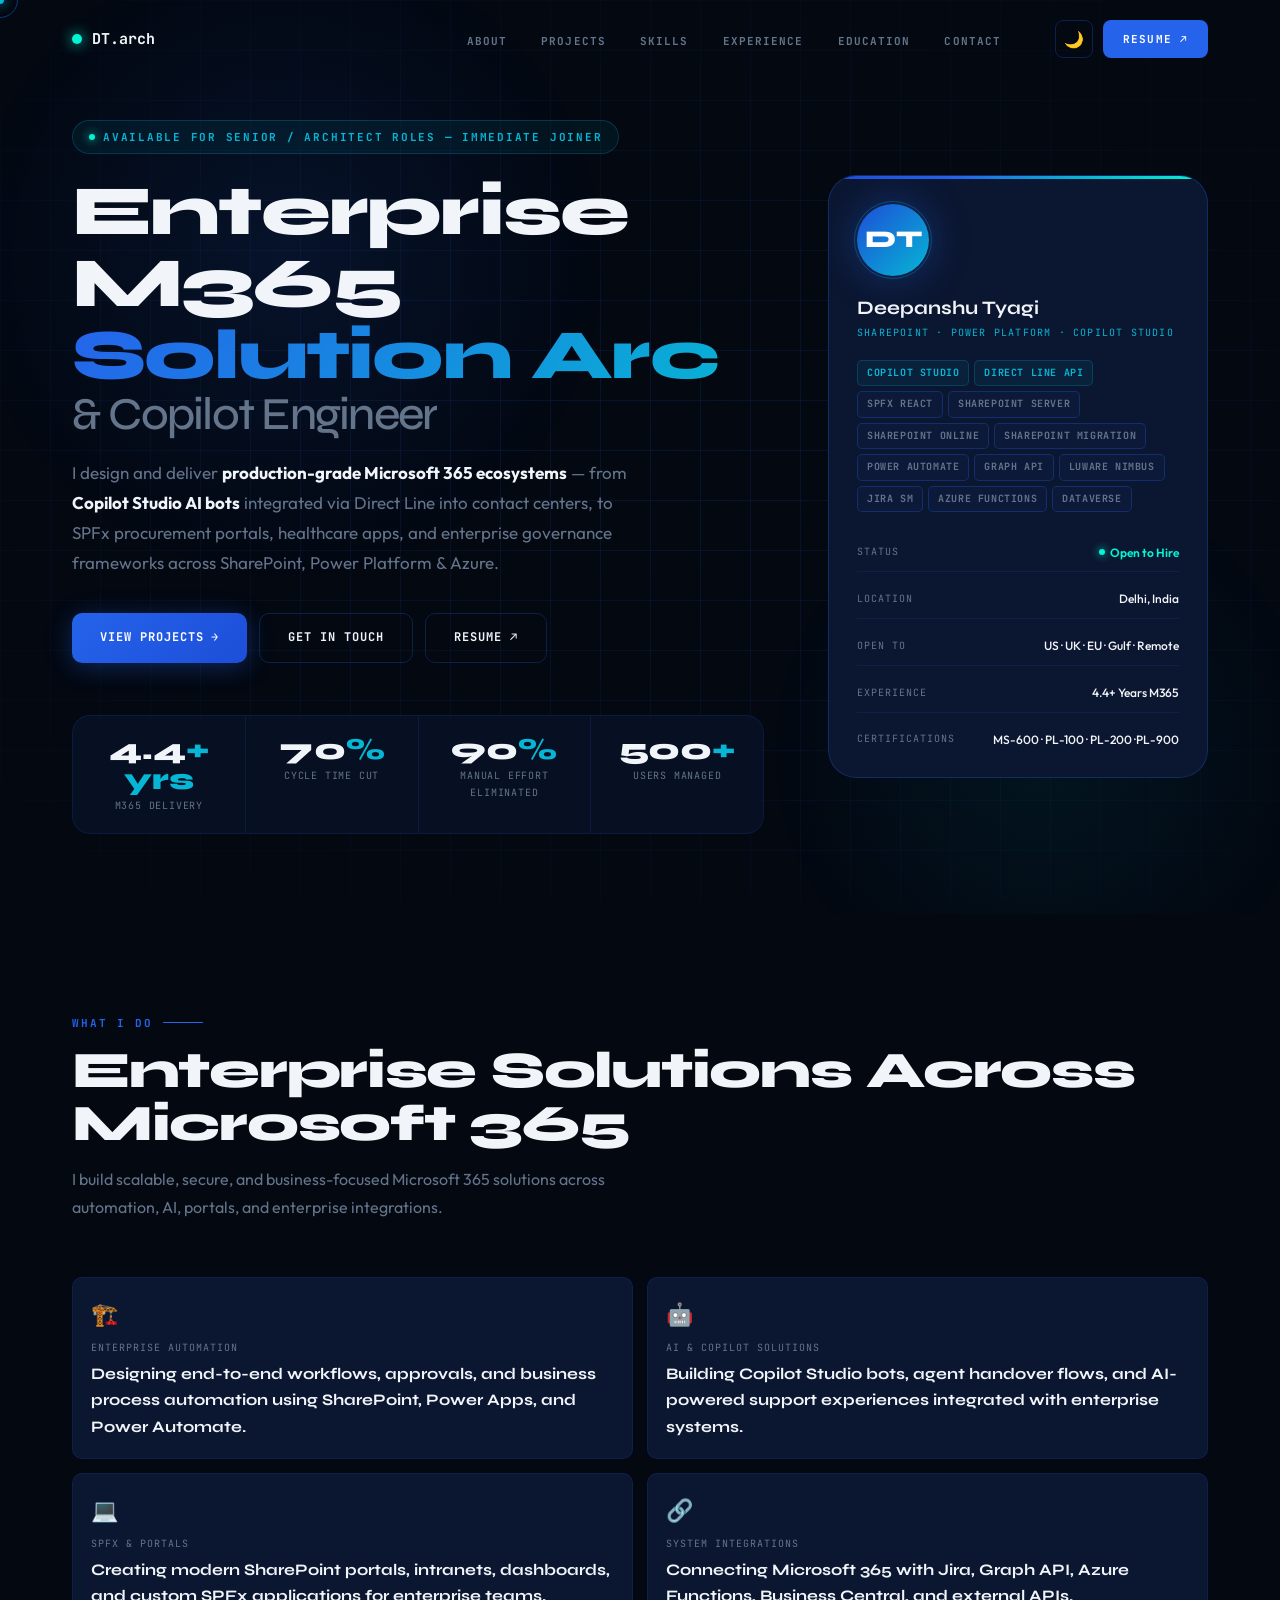
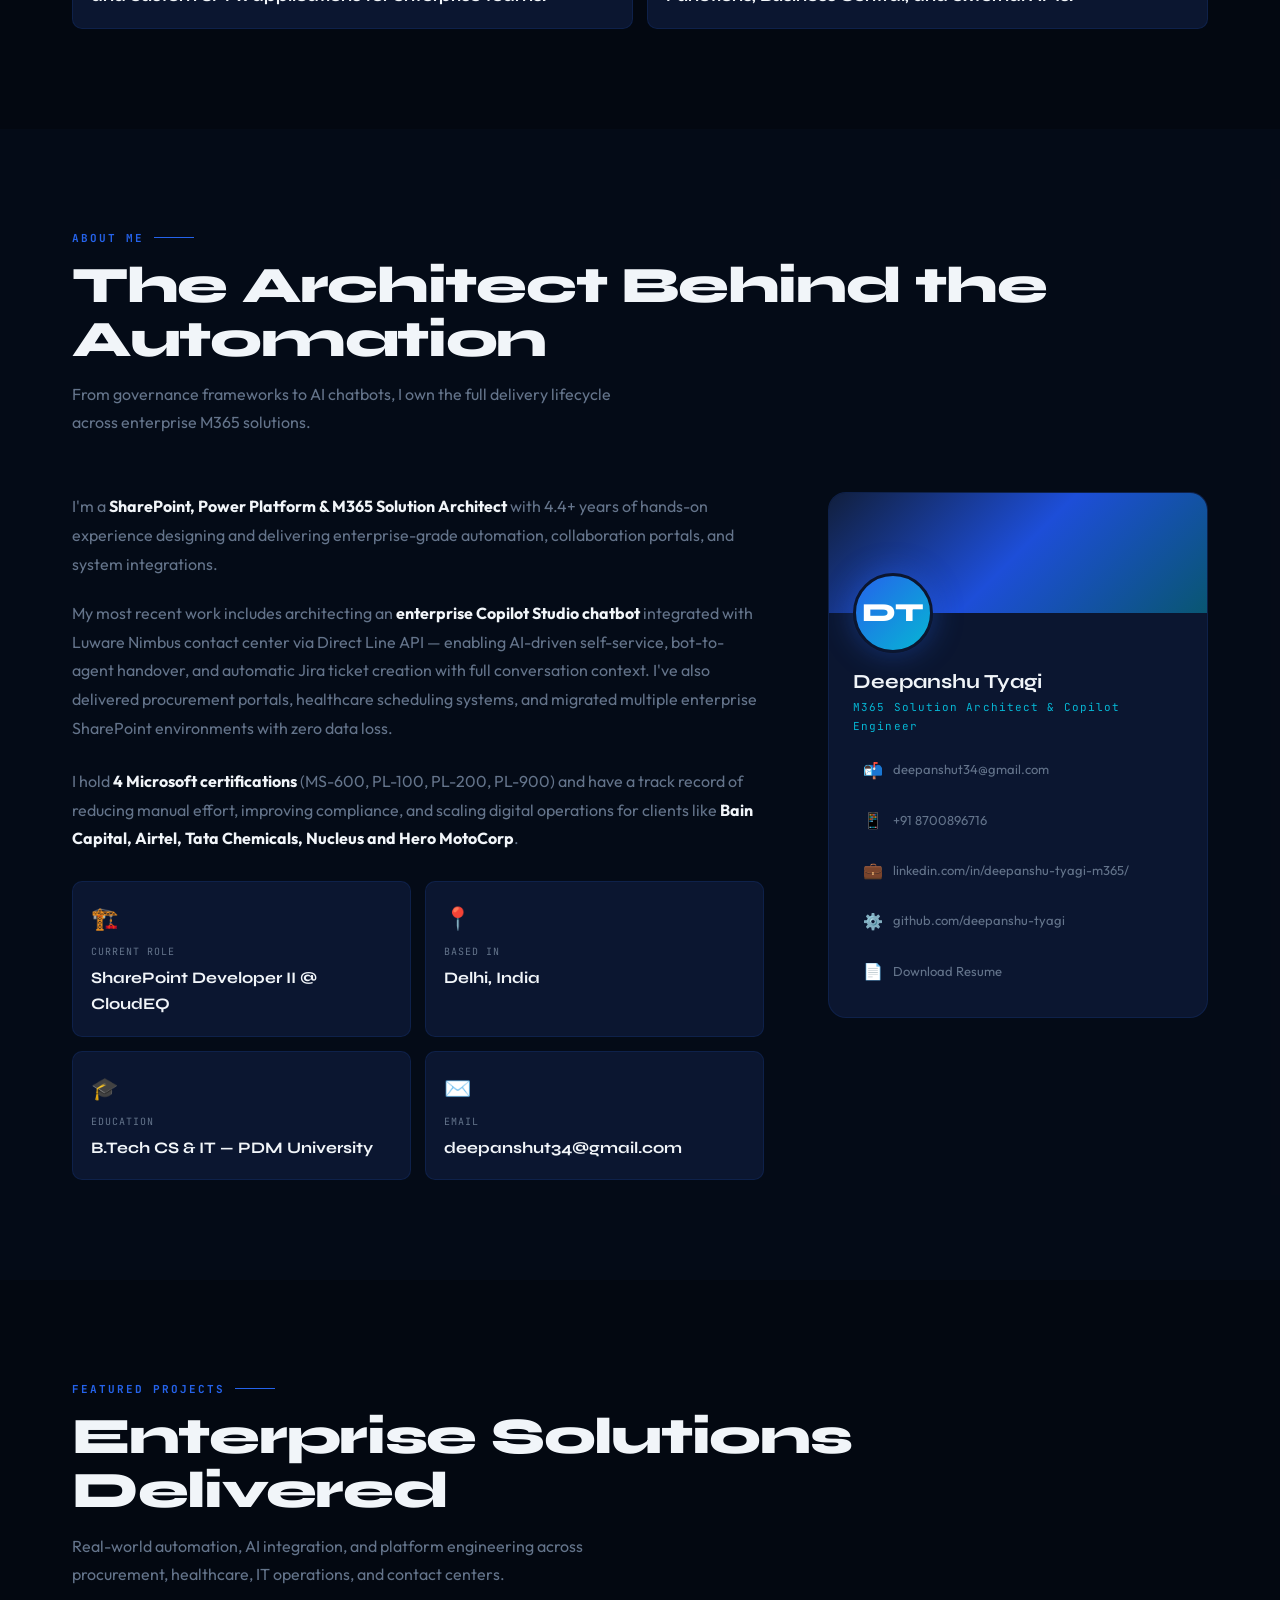
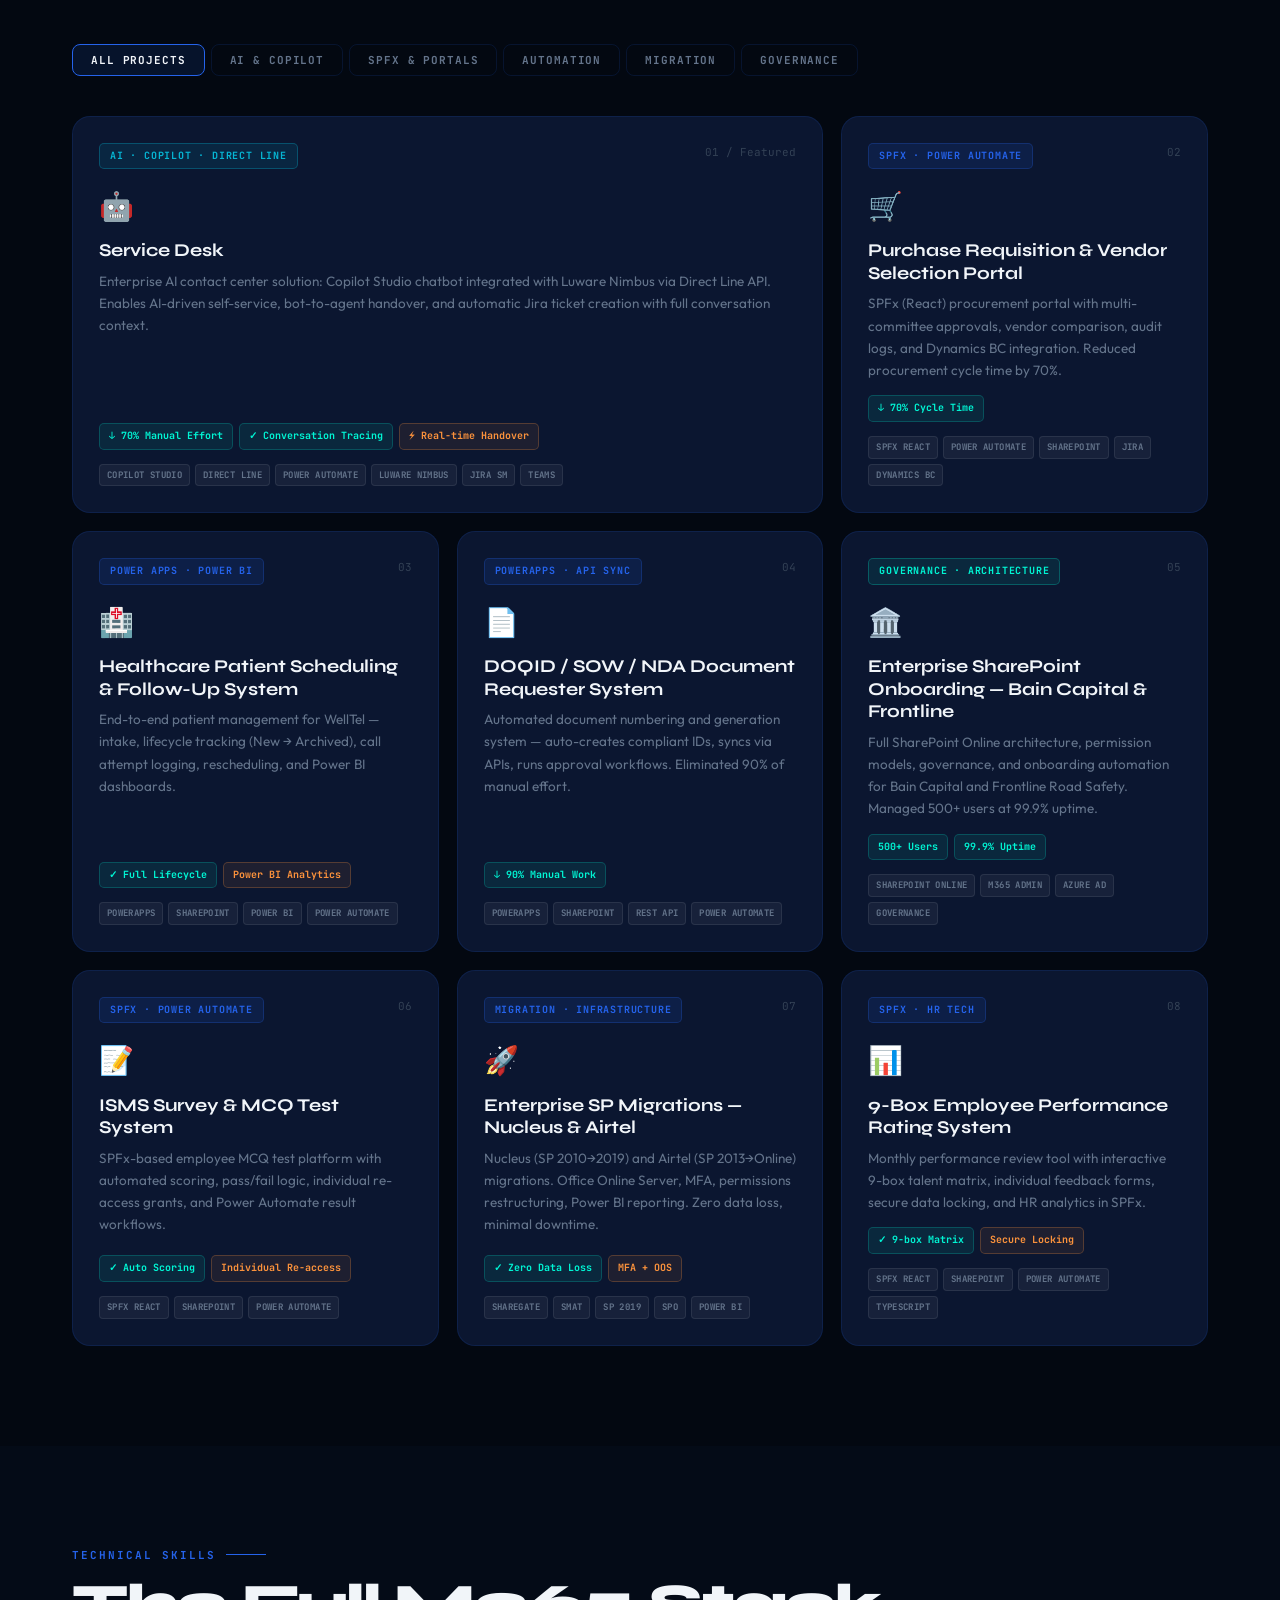
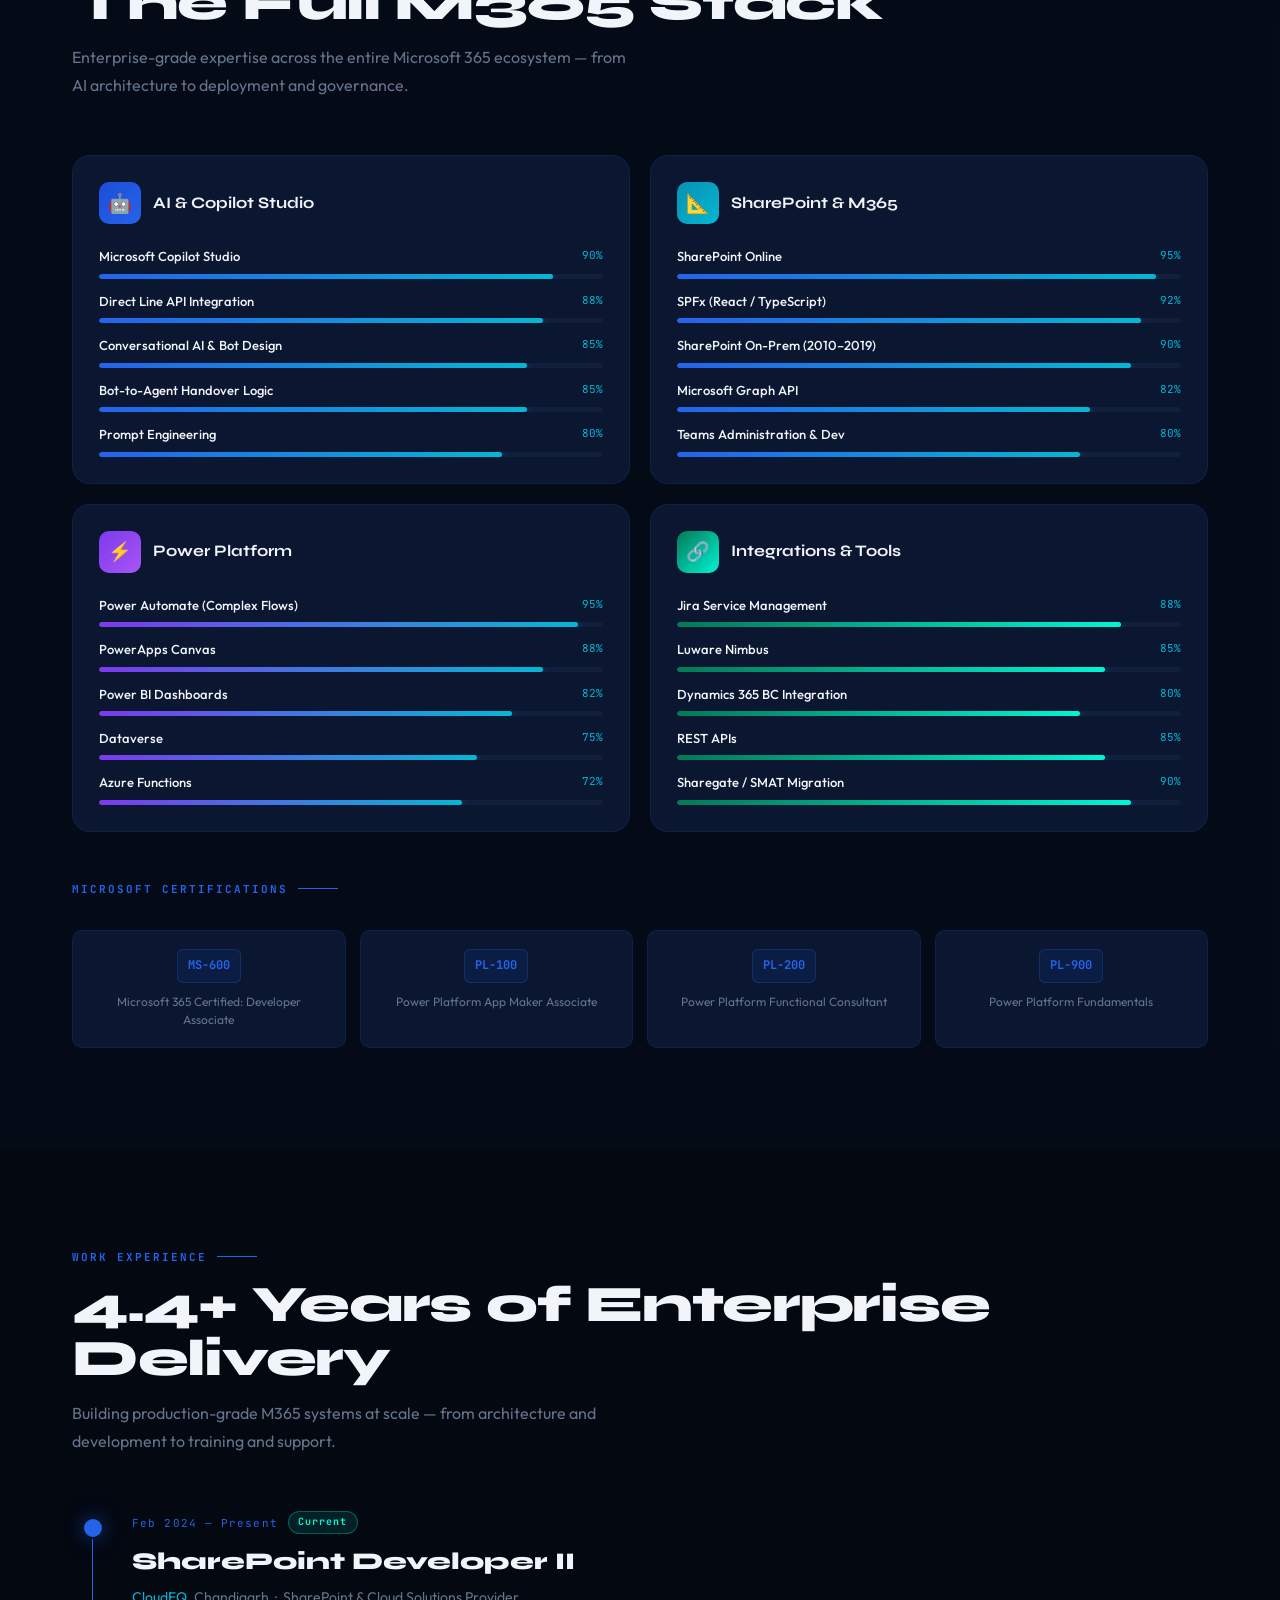
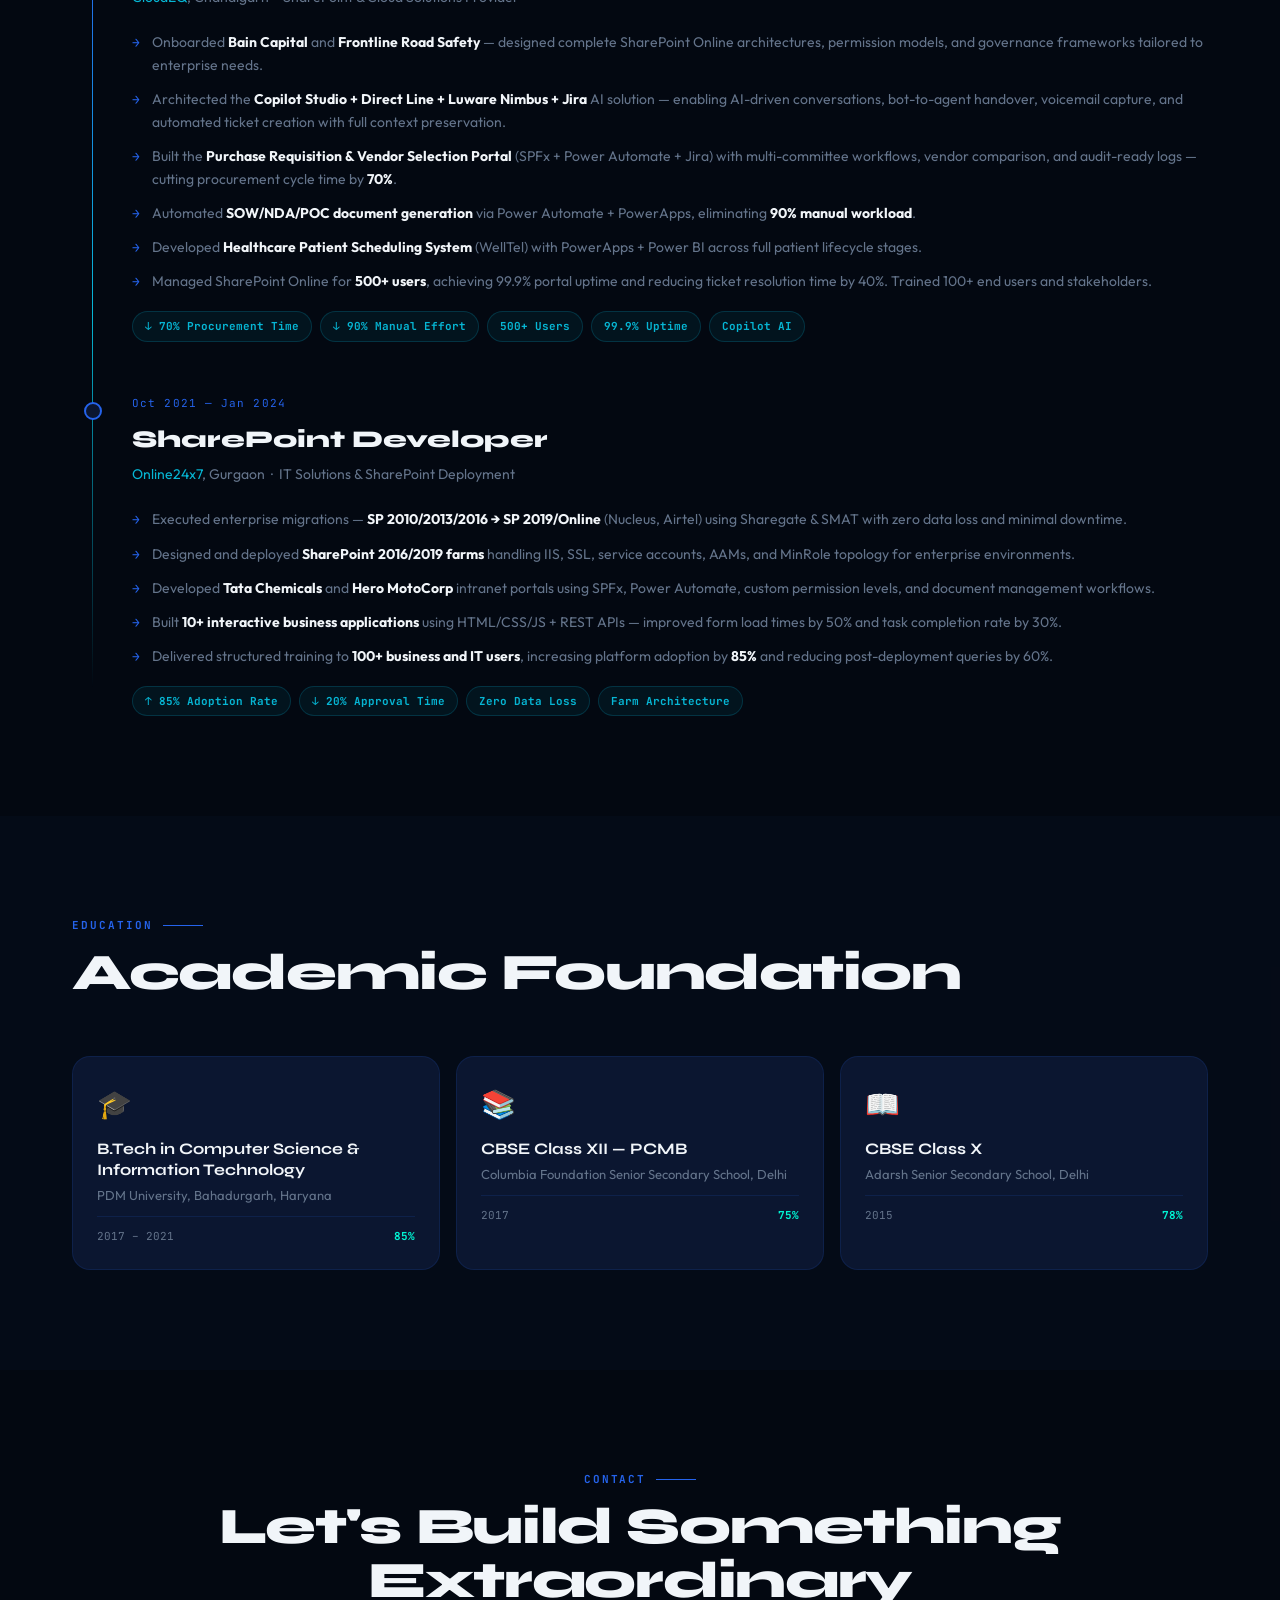
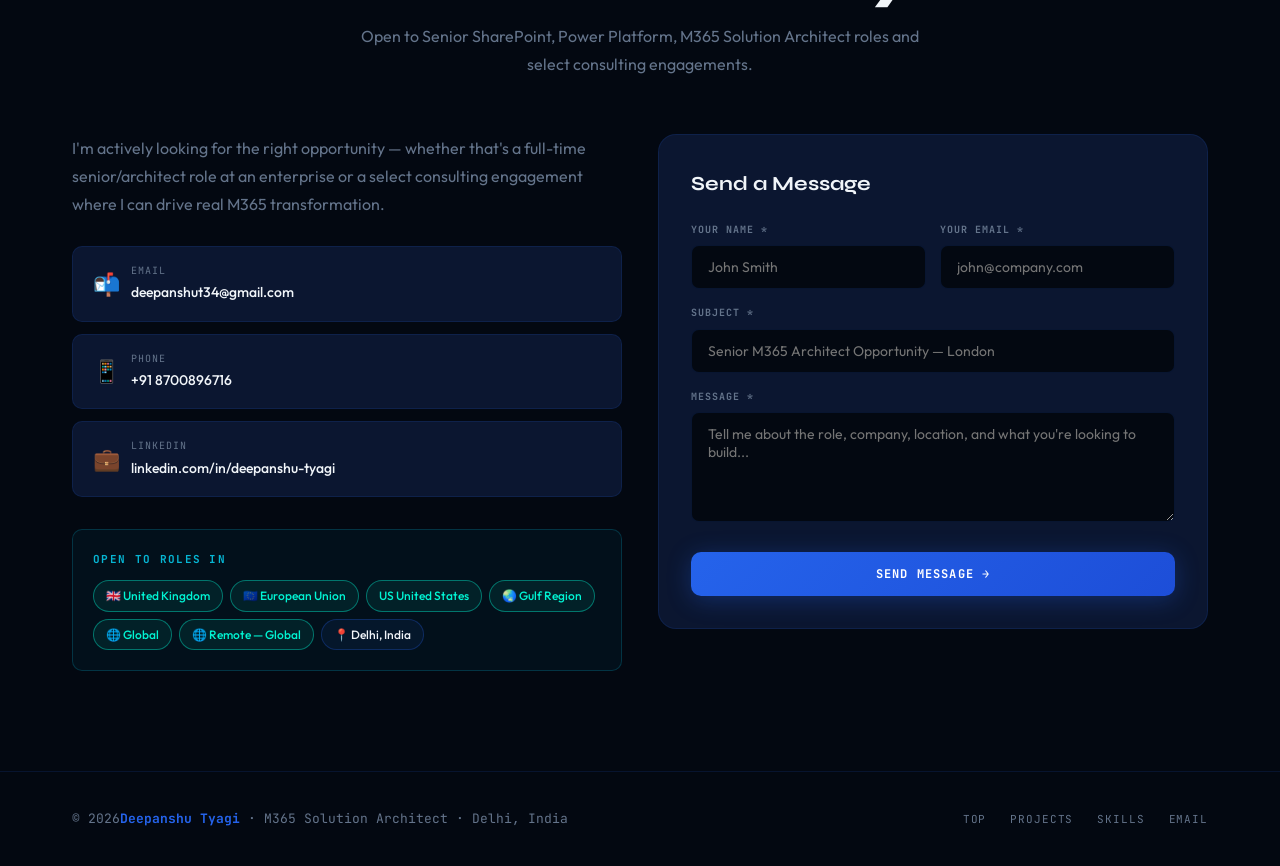
<file: index.html>
<!doctype html>
<html lang="en" data-theme="dark">
<head>
<meta charset="utf-8"/>
<meta name="viewport" content="width=device-width,initial-scale=1"/>
<title>Deepanshu Tyagi — M365 Solution Architect & Copilot Engineer</title>
<meta name="description" content="SharePoint, Power Platform & Copilot Studio Solution Architect with 4+ years delivering enterprise M365 automation. Based in Delhi, open to UK/EU/Gulf/Remote."/>
<meta property="og:title" content="Deepanshu Tyagi — M365 Solution Architect"/>
<meta property="og:description" content="Enterprise M365 architect specializing in Copilot Studio, SPFx, Power Platform, and complex integrations."/>
<link rel="preconnect" href="https://fonts.googleapis.com"/>
<link rel="preconnect" href="https://fonts.gstatic.com" crossorigin/>
<link href="https://fonts.googleapis.com/css2?family=Syne:wght@400;500;600;700;800&family=JetBrains+Mono:wght@400;500;700&family=Outfit:wght@300;400;500;600&display=swap" rel="stylesheet"/>
<link rel="stylesheet" href="style.css" />
</head>
<body>

<!-- CURSOR -->
<div id="cursor-dot"></div>
<div id="cursor-ring"></div>

<!-- SCROLL PROGRESS -->
<div id="scroll-progress"></div>

<!-- LOADER -->
<div id="loader">
  <div class="loader-logo">DT<span>.arch</span></div>
  <div class="loader-bar"><div class="loader-fill"></div></div>
  <div class="loader-text">Initialising M365 Portfolio...</div>
</div>

<!-- GRID -->
<div class="grid-bg"></div>

<!-- BACK TO TOP -->
<button id="back-top" onclick="window.scrollTo({top:0,behavior:'smooth'})" aria-label="Back to top">↑</button>

<!-- TOAST -->
<div id="toast">
  <span class="toast-icon" id="toast-icon">✓</span>
  <span id="toast-msg">Message sent!</span>
</div>

<!-- MOBILE OVERLAY -->
<div class="mm-overlay" id="mm-overlay" onclick="closeMenu()"></div>

<!-- MOBILE MENU -->
<div id="mobile-menu">
  <button class="mm-close" onclick="closeMenu()">✕</button>
  <a class="mm-link" href="#about" onclick="closeMenu()">About</a>
  <a class="mm-link" href="#projects" onclick="closeMenu()">Projects</a>
  <a class="mm-link" href="#skills" onclick="closeMenu()">Skills</a>
  <a class="mm-link" href="#experience" onclick="closeMenu()">Experience</a>
  <a class="mm-link" href="#education" onclick="closeMenu()">Education</a>
  <a class="mm-link" href="#contact" onclick="closeMenu()">Contact</a>
  <div style="margin-top:auto;padding-top:20px;border-top:1px solid var(--border)">
    <a class="btn-primary" style="display:flex;justify-content:center;margin-top:12px" href="assets/Deepanshu Resume.pdf" target="_blank">Download Resume ↗</a>
  </div>
</div>

<!-- NAV -->
<nav id="nav">
  <div class="nav-wrap">
    <a class="nav-brand" href="#hero"><div class="brand-dot"></div>DT.arch</a>
    <ul class="nav-links">
      <li><a class="nav-link" href="#about">About</a></li>
      <li><a class="nav-link" href="#projects">Projects</a></li>
      <li><a class="nav-link" href="#skills">Skills</a></li>
      <li><a class="nav-link" href="#experience">Experience</a></li>
      <li><a class="nav-link" href="#education">Education</a></li>
      <li><a class="nav-link" href="#contact">Contact</a></li>
    </ul>
    <div class="nav-actions">
      <button class="btn-theme" id="themeBtn" aria-label="Toggle theme" title="Toggle theme">🌙</button>
      <a class="btn-hire" href="assets/Deepanshu Resume.pdf" target="_blank">Resume ↗</a>
    </div>
    <button class="nav-hamburger" onclick="openMenu()" aria-label="Menu">☰</button>
  </div>
</nav>

<!-- ─── HERO ────────────────────────────────────── -->
<section id="hero">
  <div class="hero-orb1"></div>
  <div class="hero-orb2"></div>
  <div class="hero-inner">
    <div class="hero-left">
      <div class="hero-eyebrow">Available for Senior / Architect Roles — Immediate Joiner</div>
      <h1 class="hero-h1">
        Enterprise M365
        <span class="line-blue" id="typewriter">Solution Architect</span>
        <span class="line-dim">& Copilot Engineer</span>
      </h1>
      <p class="hero-sub">
        I design and deliver <strong>production-grade Microsoft 365 ecosystems</strong> — from
        <strong>Copilot Studio AI bots</strong> integrated via Direct Line into contact centers,
        to SPFx procurement portals, healthcare apps, and enterprise governance frameworks
        across SharePoint, Power Platform & Azure.
      </p>
      <div class="hero-btns">
        <a class="btn-primary" href="#projects">View Projects →</a>
        <a class="btn-secondary" href="#contact">Get in Touch</a>
        <a class="btn-secondary" href="assets/Deepanshu Resume.pdf" target="_blank">Resume ↗</a>
      </div>
      <div class="hero-stats">
        <div class="hero-stat">
          <!-- for changing value change the data-target -->
          <div class="stat-val"><span class="counter" data-target="4.4">4.4</span><span class="suf">+ yrs</span></div>
          <div class="stat-lbl">M365 Delivery</div>
        </div>
        <div class="hero-stat">
          <div class="stat-val"><span class="counter" data-target="70">0</span><span class="suf">%</span></div>
          <div class="stat-lbl">Cycle Time Cut</div>
        </div>
        <div class="hero-stat">
          <div class="stat-val"><span class="counter" data-target="90">0</span><span class="suf">%</span></div>
          <div class="stat-lbl">Manual Effort Eliminated</div>
        </div>
        <div class="hero-stat">
          <div class="stat-val"><span class="counter" data-target="500">0</span><span class="suf">+</span></div>
          <div class="stat-lbl">Users Managed</div>
        </div>
      </div>
    </div>
    <div class="hero-card">
      <div class="card-avatar">DT</div>
      <div class="card-name">Deepanshu Tyagi</div>
      <div class="card-role">SharePoint · Power Platform · Copilot Studio</div>
      <div class="card-chips">
        <span class="chip hl">Copilot Studio</span>
        <span class="chip hl">Direct Line API</span>
        <span class="chip">SPFx React</span>
        <span class="chip">SharePoint Server</span>
        <span class="chip">SharePoint Online</span>
        <span class="chip">SharePoint Migration</span>
        <span class="chip">Power Automate</span>
        <span class="chip">Graph API</span>
        <span class="chip">Luware Nimbus</span>
        <span class="chip">Jira SM</span>
        <span class="chip">Azure Functions</span>
        <span class="chip">Dataverse</span>
        
      </div>
      <div class="card-meta">
        <div class="meta-row">
          <span class="meta-key">Status</span>
          <span class="meta-val"><span class="live-badge"><span class="live-dot"></span>Open to Hire</span></span>
        </div>
        <div class="meta-row">
          <span class="meta-key">Location</span>
          <span class="meta-val">Delhi, India</span>
        </div>
        <div class="meta-row">
          <span class="meta-key">Open to</span>
          <span class="meta-val">US · UK · EU · Gulf · Remote</span>
        </div>
        <div class="meta-row">
          <span class="meta-key">Experience</span>
          <span class="meta-val">4.4+ Years M365</span>
        </div>
        <div class="meta-row">
          <span class="meta-key">Certifications</span>
          <span class="meta-val">MS-600 · PL-100 · PL-200 ·PL-900</span>
        </div>
      </div>
    </div>
  </div>
</section>
<!-- ─── WHAT I DO ───────────────────────────────── -->
<section id="what-i-do" class="section">
  <div class="container">
    <div class="section-head reveal">
      <div class="section-eyebrow">What I Do</div>
      <h2 class="section-h2">Enterprise Solutions Across Microsoft 365</h2>
      <p class="section-sub">I build scalable, secure, and business-focused Microsoft 365 solutions across automation, AI, portals, and enterprise integrations.</p>
    </div>

    <div class="about-facts">
      <div class="fact-card reveal">
        <div class="fact-icon">🏗️</div>
        <div class="fact-label">Enterprise Automation</div>
        <div class="fact-val">Designing end-to-end workflows, approvals, and business process automation using SharePoint, Power Apps, and Power Automate.</div>
      </div>

      <div class="fact-card reveal d1">
        <div class="fact-icon">🤖</div>
        <div class="fact-label">AI & Copilot Solutions</div>
        <div class="fact-val">Building Copilot Studio bots, agent handover flows, and AI-powered support experiences integrated with enterprise systems.</div>
      </div>

      <div class="fact-card reveal d2">
        <div class="fact-icon">💻</div>
        <div class="fact-label">SPFx & Portals</div>
        <div class="fact-val">Creating modern SharePoint portals, intranets, dashboards, and custom SPFx applications for enterprise teams.</div>
      </div>

      <div class="fact-card reveal d3">
        <div class="fact-icon">🔗</div>
        <div class="fact-label">System Integrations</div>
        <div class="fact-val">Connecting Microsoft 365 with Jira, Graph API, Azure Functions, Business Central, and external APIs.</div>
      </div>
    </div>
  </div>
</section>

<!-- ─── ABOUT ───────────────────────────────────── -->
<section id="about" class="section alt">
  <div class="container">
    <div class="section-head reveal">
      <div class="section-eyebrow">About Me</div>
      <h2 class="section-h2">The Architect Behind the Automation</h2>
      <p class="section-sub">From governance frameworks to AI chatbots, I own the full delivery lifecycle across enterprise M365 solutions.</p>
    </div>
    <div class="about-grid">
      <div>
        <p style="font-size:16px;color:var(--grey);line-height:1.8;margin-bottom:20px" class="reveal">
          I'm a <strong style="color:var(--white)">SharePoint, Power Platform & M365 Solution Architect</strong> with 4.4+ years of hands-on
          experience designing and delivering enterprise-grade automation, collaboration portals, and system integrations.
        </p>
        <p style="font-size:16px;color:var(--grey);line-height:1.8;margin-bottom:24px" class="reveal d1">
          My most recent work includes architecting an <strong style="color:var(--white)">enterprise Copilot Studio chatbot</strong>
          integrated with Luware Nimbus contact center via Direct Line API — enabling AI-driven self-service,
          bot-to-agent handover, and automatic Jira ticket creation with full conversation context.
          I've also delivered procurement portals, healthcare scheduling systems, and migrated
          multiple enterprise SharePoint environments with zero data loss.
        </p>
        <p style="font-size:16px;color:var(--grey);line-height:1.8" class="reveal d2">
          I hold <strong style="color:var(--white)">4 Microsoft certifications</strong> (MS-600, PL-100, PL-200, PL-900) and
          have a track record of reducing manual effort, improving compliance, and scaling digital operations
          for clients like <strong style="color:var(--white)">Bain Capital, Airtel, Tata Chemicals, Nucleus and Hero MotoCorp</strong>.
        </p>
        <div class="about-facts">
          <div class="fact-card reveal d1">
            <div class="fact-icon">🏗️</div>
            <div class="fact-label">Current Role</div>
            <div class="fact-val">SharePoint Developer II @ CloudEQ</div>
          </div>
          <div class="fact-card reveal d2">
            <div class="fact-icon">📍</div>
            <div class="fact-label">Based In</div>
            <div class="fact-val">Delhi, India</div>
          </div>
          <div class="fact-card reveal d3">
            <div class="fact-icon">🎓</div>
            <div class="fact-label">Education</div>
            <div class="fact-val">B.Tech CS & IT — PDM University</div>
          </div>
          <div class="fact-card reveal d4">
            <div class="fact-icon">✉️</div>
            <div class="fact-label">Email</div>
            <div class="fact-val">deepanshut34@gmail.com</div>
          </div>
        </div>
      </div>
      <div class="reveal">
        <div class="profile-box">
          <div class="profile-banner">
            <div class="profile-av">DT</div>
          </div>
          <div class="profile-info">
            <div class="profile-name">Deepanshu Tyagi</div>
            <div class="profile-title">M365 Solution Architect & Copilot Engineer</div>
            <div class="profile-links">
              <a class="profile-link" href="mailto:deepanshut34@gmail.com">
                <span class="ico">📬</span>deepanshut34@gmail.com
              </a>
              <a class="profile-link" href="tel:+918700896716">
                <span class="ico">📱</span>+91 8700896716
              </a>
              <a class="profile-link" href="https://www.linkedin.com/in/deepanshu-tyagi-m365/" target="_blank">
                <span class="ico">💼</span>linkedin.com/in/deepanshu-tyagi-m365/
              </a>
              <a class="profile-link" href="https://github.com/WelcomeToTyagiWorld" target="_blank">
                <span class="ico">⚙️</span>github.com/deepanshu-tyagi
              </a>
              <a class="profile-link" href="../deepanshu.github.io/assets/Deepanshu Resume.pdf" target="_blank">
                <span class="ico">📄</span>Download Resume
              </a>
            </div>
          </div>
        </div>
      </div>
    </div>
  </div>
</section>



<!-- ─── PROJECTS ─────────────────────────────────── -->
<section id="projects" class="section">
  <div class="container">
    <div class="section-head reveal">
      <div class="section-eyebrow">Featured Projects</div>
      <h2 class="section-h2">Enterprise Solutions Delivered</h2>
      <p class="section-sub">Real-world automation, AI integration, and platform engineering across procurement, healthcare, IT operations, and contact centers.</p>
    </div>
    <div class="project-filters reveal">
      <button class="filter-btn active" data-filter="all">All Projects</button>
      <button class="filter-btn" data-filter="ai">AI & Copilot</button>
      <button class="filter-btn" data-filter="spfx">SPFx & Portals</button>
      <button class="filter-btn" data-filter="automation">Automation</button>
      <button class="filter-btn" data-filter="migration">Migration</button>
      <button class="filter-btn" data-filter="governance">Governance</button>
    </div>
    <div class="projects-grid" id="projects-grid">

      <!-- 1 — FEATURED: Copilot+Luware -->
      <article class="project-card wide reveal"
        data-cat="ai"
        data-title="Copilot Studio — Luware Nimbus — Jira AI Automation"
        data-tag="AI · Copilot Studio · Direct Line"
        data-tagclass="ai"
        data-desc="Architected an enterprise-grade AI contact center solution. A Microsoft Copilot Studio chatbot integrated with Luware Nimbus via Direct Line API enables AI-driven self-service conversations, seamless bot-to-agent handover, and automatic Jira ticket creation with full conversation context, caller identity, and AI-generated summaries preserved for audit and analytics."
        data-impacts='["↓ 70% Manual Ticket Effort","✓ Conversation ID Tracing","⚡ Real-time Handover","✓ Full Audit Trail"]'
        data-bullets='["Designed end-to-end solution architecture including Copilot Studio conversation flows, Direct Line integration strategy, and Jira workflow mapping","Integrated Luware Nimbus contact center with Microsoft Copilot Studio (Cloudee/QAssist) via Direct Line API for real-time message exchange","Implemented bot-to-agent handover logic in Power Automate with conditional routing based on intent detection","Preserved Conversation ID, caller details, and AI-generated answers inside Jira Service Management tickets for audit and analytics","Designed security model for authentication token handling and sensitive data governance across systems"]'
        data-stack='["Copilot Studio","Direct Line API","Power Automate","Luware Nimbus","Jira SM","Microsoft Teams","Graph API"]'
        data-flow='1'>
        <div class="proj-header"><span class="proj-tag ai">AI · Copilot · Direct Line</span><span class="proj-num">01 / Featured</span></div>
        <div class="proj-icon">🤖</div>
        <div class="proj-title">Service Desk</div>
        <p class="proj-desc">Enterprise AI contact center solution: Copilot Studio chatbot integrated with Luware Nimbus via Direct Line API. Enables AI-driven self-service, bot-to-agent handover, and automatic Jira ticket creation with full conversation context.</p>
        <div class="proj-impacts">
          <span class="impact">↓ 70% Manual Effort</span>
          <span class="impact">✓ Conversation Tracing</span>
          <span class="impact org">⚡ Real-time Handover</span>
        </div>
        <div class="proj-stack">
          <span class="stk">Copilot Studio</span><span class="stk">Direct Line</span>
          <span class="stk">Power Automate</span><span class="stk">Luware Nimbus</span>
          <span class="stk">Jira SM</span><span class="stk">Teams</span>
        </div>
        <div class="proj-arrow">→</div>
      </article>

      <!-- 2 — Procurement Portal -->
      <article class="project-card reveal d1"
        data-cat="spfx automation"
        data-title="Purchase Requisition & Vendor Selection Portal"
        data-tag="SPFx · Power Automate · Jira"
        data-tagclass=""
        data-desc="Full-stack procurement portal on SPFx (React) with multi-committee approval workflows, vendor onboarding, comparison matrix, attachment handling, and audit-ready logs. Integrated with Jira for issue tracking and Dynamics Business Central for purchase order generation."
        data-impacts='["↓ 70% Procurement Cycle Time","✓ Multi-level Approvals","✓ Audit-ready Logs","✓ Vendor Comparison Matrix"]'
        data-bullets='["Built SPFx (React) frontend with dynamic vendor onboarding forms, comparison matrices, and document attachment handling","Designed multi-committee approval workflows in Power Automate with escalation paths, SLA tracking, and auto-reminders","Integrated with Dynamics Business Central for seamless purchase order creation and vendor management","Created automated PDF generation for finance teams to facilitate timely fund release","Built Jira integration for automatic issue creation and tracking at each approval stage"]'
        data-stack='["SPFx React","SharePoint","Power Automate","Jira","Dynamics BC","TypeScript"]'>
        <div class="proj-header"><span class="proj-tag">SPFx · Power Automate</span><span class="proj-num">02</span></div>
        <div class="proj-icon">🛒</div>
        <div class="proj-title">Purchase Requisition & Vendor Selection Portal</div>
        <p class="proj-desc">SPFx (React) procurement portal with multi-committee approvals, vendor comparison, audit logs, and Dynamics BC integration. Reduced procurement cycle time by 70%.</p>
        <div class="proj-impacts"><span class="impact">↓ 70% Cycle Time</span></div>
        <div class="proj-stack"><span class="stk">SPFx React</span><span class="stk">Power Automate</span><span class="stk">SharePoint</span><span class="stk">Jira</span><span class="stk">Dynamics BC</span></div>
        <div class="proj-arrow">→</div>
      </article>

      <!-- 3 — Healthcare -->
      <article class="project-card reveal d2"
        data-cat="automation spfx"
        data-title="Healthcare Patient Scheduling & Follow-Up System"
        data-tag="Power Apps · Power BI"
        data-tagclass=""
        data-desc="End-to-end patient management app for WellTel healthcare client. Covers the full patient lifecycle with intake forms, call attempt tracking, scheduling, visit status automation, follow-up stages (15/30 day), archiving, and Power BI analytics dashboards for operational reporting."
        data-impacts='["✓ Full Lifecycle Automation","✓ Analytics Dashboard","✓ Multi-stage Follow-ups","✓ Operational Reporting"]'
        data-bullets='["Built Canvas PowerApp for patient intake, scheduling, and call tracking across lifecycle stages: New → Scheduled → Visit Done → Follow-up 15 → Follow-up 30 → Archived","Implemented automated status transitions and email/Teams notifications using Power Automate","Created Power BI dashboards for operations team with scheduling metrics, follow-up rates, and conversion analytics","Designed SharePoint list architecture for patient data with security roles and data segmentation per clinic","Built rescheduling logic with conflict detection and calendar integration via Graph API"]'
        data-stack='["PowerApps Canvas","SharePoint","Power Automate","Power BI","Graph API"]'>
        <div class="proj-header"><span class="proj-tag">Power Apps · Power BI</span><span class="proj-num">03</span></div>
        <div class="proj-icon">🏥</div>
        <div class="proj-title">Healthcare Patient Scheduling & Follow-Up System</div>
        <p class="proj-desc">End-to-end patient management for WellTel — intake, lifecycle tracking (New → Archived), call attempt logging, rescheduling, and Power BI dashboards.</p>
        <div class="proj-impacts"><span class="impact">✓ Full Lifecycle</span><span class="impact org">Power BI Analytics</span></div>
        <div class="proj-stack"><span class="stk">PowerApps</span><span class="stk">SharePoint</span><span class="stk">Power BI</span><span class="stk">Power Automate</span></div>
        <div class="proj-arrow">→</div>
      </article>

      <!-- 4 — DOQID -->
      <article class="project-card reveal d1"
        data-cat="automation"
        data-title="DOQID / SOW / NDA Requester System"
        data-tag="PowerApps · API Sync"
        data-tagclass=""
        data-desc="Automated document numbering and generation system for SOW, NDA, MSA, and POC documents. Auto-generates compliant document IDs (type + client abbreviation + year + sequence), syncs via APIs, runs approval workflows, and eliminated 90% of manual intervention."
        data-impacts='["↓ 90% Manual Intervention","✓ Auto Document IDs","✓ API Sync","✓ Approval Workflows"]'
        data-bullets='["Built PowerApps Canvas app for document request initiation with type, client, and metadata selection","Implemented auto-generation logic for document IDs: [Type]-[ClientAbbr]-[YYYY]-[Seq] with collision detection","Created Power Automate flows for document approval, SharePoint library management, and API synchronization","Added attachment validation, mandatory field enforcement, and audit trail logging","Built admin view for document registry, status tracking, and re-issue workflows"]'
        data-stack='["PowerApps","SharePoint","Power Automate","REST API","TypeScript"]'>
        <div class="proj-header"><span class="proj-tag">PowerApps · API Sync</span><span class="proj-num">04</span></div>
        <div class="proj-icon">📄</div>
        <div class="proj-title">DOQID / SOW / NDA Document Requester System</div>
        <p class="proj-desc">Automated document numbering and generation system — auto-creates compliant IDs, syncs via APIs, runs approval workflows. Eliminated 90% of manual effort.</p>
        <div class="proj-impacts"><span class="impact">↓ 90% Manual Work</span></div>
        <div class="proj-stack"><span class="stk">PowerApps</span><span class="stk">SharePoint</span><span class="stk">REST API</span><span class="stk">Power Automate</span></div>
        <div class="proj-arrow">→</div>
      </article>

      <!-- 5 — Bain/Frontline Onboarding -->
      <article class="project-card reveal d2"
        data-cat="governance spfx"
        data-title="Enterprise SharePoint Onboarding — Bain Capital & Frontline"
        data-tag="Governance · Architecture"
        data-tagclass="gov"
        data-desc="Designed and delivered complete SharePoint Online architectures, permission models, governance frameworks, and onboarding automation for enterprise clients Bain Capital and Frontline Road Safety. Managed 500+ users, achieved 99.9% portal uptime, and reduced ticket resolution time by 40%."
        data-impacts='["99.9% Portal Uptime","↓ 40% Ticket Resolution","500+ Users","✓ Enterprise Governance"]'
        data-bullets='["Designed hub-spoke SharePoint Online architecture with site collections, permission inheritance, and content type strategy","Implemented enterprise security model with Azure AD groups, custom permission levels, and external sharing policies","Built automated onboarding workflows for new business units — site provisioning, permissions, and user onboarding","Created governance documentation, naming conventions, metadata taxonomy, and retention policies","Sole administrator for 500+ users across global departments — managed technical issues, feature rollouts, and training"]'
        data-stack='["SharePoint Online","M365 Admin","Azure AD","Power Automate","Teams","Governance"]'>
        <div class="proj-header"><span class="proj-tag gov">Governance · Architecture</span><span class="proj-num">05</span></div>
        <div class="proj-icon">🏛️</div>
        <div class="proj-title">Enterprise SharePoint Onboarding — Bain Capital & Frontline</div>
        <p class="proj-desc">Full SharePoint Online architecture, permission models, governance, and onboarding automation for Bain Capital and Frontline Road Safety. Managed 500+ users at 99.9% uptime.</p>
        <div class="proj-impacts"><span class="impact">500+ Users</span><span class="impact">99.9% Uptime</span></div>
        <div class="proj-stack"><span class="stk">SharePoint Online</span><span class="stk">M365 Admin</span><span class="stk">Azure AD</span><span class="stk">Governance</span></div>
        <div class="proj-arrow">→</div>
      </article>

      <!-- 6 — ISMS Survey -->
      <article class="project-card reveal d3"
        data-cat="spfx automation"
        data-title="ISMS Survey & MCQ Test System"
        data-tag="SPFx · Power Automate"
        data-tagclass=""
        data-desc="Comprehensive MCQ-based test system for organizational employees. Automates response handling, score calculation, and pass/fail evaluation. Enables re-opening exams for failed candidates on an individual basis with time-bound re-access functionality."
        data-impacts='["✓ Automated Scoring","✓ Individual Re-access","✓ Audit Logging","✓ Pass/Fail Logic"]'
        data-bullets='["Built MCQ test engine using SPFx with randomized question pools, timed sessions, and auto-submission","Implemented server-side score calculation and pass/fail logic with SharePoint list storage","Built Power Automate flows for automated result notifications, re-access grants, and manager reporting","Designed admin dashboard for performance tracking, individual candidate history, and bulk result export","Enabled secure data locking post-submission to prevent tampering"]'
        data-stack='["SPFx React","SharePoint","Power Automate","TypeScript","REST API"]'>
        <div class="proj-header"><span class="proj-tag">SPFx · Power Automate</span><span class="proj-num">06</span></div>
        <div class="proj-icon">📝</div>
        <div class="proj-title">ISMS Survey & MCQ Test System</div>
        <p class="proj-desc">SPFx-based employee MCQ test platform with automated scoring, pass/fail logic, individual re-access grants, and Power Automate result workflows.</p>
        <div class="proj-impacts"><span class="impact">✓ Auto Scoring</span><span class="impact org">Individual Re-access</span></div>
        <div class="proj-stack"><span class="stk">SPFx React</span><span class="stk">SharePoint</span><span class="stk">Power Automate</span></div>
        <div class="proj-arrow">→</div>
      </article>

      <!-- 7 — Migrations -->
      <article class="project-card reveal d1"
        data-cat="migration"
        data-title="Enterprise SharePoint Migrations — Nucleus & Airtel"
        data-tag="Migration · Infrastructure"
        data-tagclass=""
        data-desc="Led two major enterprise SharePoint migrations: Nucleus (SP 2010 → SP 2019) and Airtel (SP 2013 → SharePoint Online). Implemented Office Online Server integration, multi-factor authentication, permissions restructuring, and Power BI migration analytics. Achieved zero data loss across both projects."
        data-impacts='["✓ Zero Data Loss","✓ Minimal Downtime","✓ MFA Implemented","✓ OOS Integration"]'
        data-bullets='["Conducted thorough pre-migration assessments — identified custom solutions, customizations, and migration blockers","Executed Nucleus SP 2010 → SP 2019 migration with Office Online Server integration and MFA configuration","Managed Airtel SP 2013 → SharePoint Online migration using Sharegate for content, permissions, and customization transfer","Created Power BI reports to track migration progress, data integrity, and post-migration health","Restructured permissions models and updated server-side custom solutions to client-side SPFx post-migration"]'
        data-stack='["Sharegate","SMAT","SP 2019","SharePoint Online","Power BI","IIS","SSL","MinRole"]'>
        <div class="proj-header"><span class="proj-tag">Migration · Infrastructure</span><span class="proj-num">07</span></div>
        <div class="proj-icon">🚀</div>
        <div class="proj-title">Enterprise SP Migrations — Nucleus & Airtel</div>
        <p class="proj-desc">Nucleus (SP 2010→2019) and Airtel (SP 2013→Online) migrations. Office Online Server, MFA, permissions restructuring, Power BI reporting. Zero data loss, minimal downtime.</p>
        <div class="proj-impacts"><span class="impact">✓ Zero Data Loss</span><span class="impact org">MFA + OOS</span></div>
        <div class="proj-stack"><span class="stk">Sharegate</span><span class="stk">SMAT</span><span class="stk">SP 2019</span><span class="stk">SPO</span><span class="stk">Power BI</span></div>
        <div class="proj-arrow">→</div>
      </article>

      <!-- 8 — 9box -->
      <article class="project-card reveal d2"
        data-cat="spfx"
        data-title="9-Box Employee Performance Rating System"
        data-tag="SPFx · Performance"
        data-tagclass=""
        data-desc="Monthly employee review solution enabling department heads to rate team members using the 9-box talent matrix with individual project and task feedback. Features secure data locking post-submission and analytics for HR decision-making."
        data-impacts='["✓ Secure Data Locking","✓ 9-box Matrix","✓ Monthly Reviews","✓ HR Analytics"]'
        data-bullets='["Built interactive 9-box grid UI in SPFx for department heads to rate team members on performance and potential dimensions","Implemented individual project/task feedback forms linked to each employee rating","Created secure data locking mechanism that prevents editing after submission deadline","Built HR analytics view with team distribution across 9-box quadrants and historical trend tracking","Set up automated monthly review cycle initiation and reminder notifications via Power Automate"]'
        data-stack='["SPFx React","SharePoint","Power Automate","TypeScript","Power BI"]'>
        <div class="proj-header"><span class="proj-tag">SPFx · HR Tech</span><span class="proj-num">08</span></div>
        <div class="proj-icon">📊</div>
        <div class="proj-title">9-Box Employee Performance Rating System</div>
        <p class="proj-desc">Monthly performance review tool with interactive 9-box talent matrix, individual feedback forms, secure data locking, and HR analytics in SPFx.</p>
        <div class="proj-impacts"><span class="impact">✓ 9-box Matrix</span><span class="impact org">Secure Locking</span></div>
        <div class="proj-stack"><span class="stk">SPFx React</span><span class="stk">SharePoint</span><span class="stk">Power Automate</span><span class="stk">TypeScript</span></div>
        <div class="proj-arrow">→</div>
      </article>

    </div>
  </div>
</section>

<!-- ─── SKILLS ───────────────────────────────────── -->
<section id="skills" class="section alt">
  <div class="container">
    <div class="section-head reveal">
      <div class="section-eyebrow">Technical Skills</div>
      <h2 class="section-h2">The Full M365 Stack</h2>
      <p class="section-sub">Enterprise-grade expertise across the entire Microsoft 365 ecosystem — from AI architecture to deployment and governance.</p>
    </div>
    <div class="skills-layout">
      <div class="skill-group reveal">
        <div class="skill-group-header">
          <div class="sg-icon blue">🤖</div>
          <div class="sg-title">AI & Copilot Studio</div>
        </div>
        <div class="skill-bars">
          <div class="skill-bar-item">
            <div class="skill-bar-top"><span class="skill-bar-name">Microsoft Copilot Studio</span><span class="skill-bar-pct">90%</span></div>
            <div class="skill-bar-track"><div class="skill-bar-fill" data-w="90"></div></div>
          </div>
          <div class="skill-bar-item">
            <div class="skill-bar-top"><span class="skill-bar-name">Direct Line API Integration</span><span class="skill-bar-pct">88%</span></div>
            <div class="skill-bar-track"><div class="skill-bar-fill" data-w="88"></div></div>
          </div>
          <div class="skill-bar-item">
            <div class="skill-bar-top"><span class="skill-bar-name">Conversational AI & Bot Design</span><span class="skill-bar-pct">85%</span></div>
            <div class="skill-bar-track"><div class="skill-bar-fill" data-w="85"></div></div>
          </div>
          <div class="skill-bar-item">
            <div class="skill-bar-top"><span class="skill-bar-name">Bot-to-Agent Handover Logic</span><span class="skill-bar-pct">85%</span></div>
            <div class="skill-bar-track"><div class="skill-bar-fill" data-w="85"></div></div>
          </div>
          <div class="skill-bar-item">
            <div class="skill-bar-top"><span class="skill-bar-name">Prompt Engineering</span><span class="skill-bar-pct">80%</span></div>
            <div class="skill-bar-track"><div class="skill-bar-fill" data-w="80"></div></div>
          </div>
        </div>
      </div>
      <div class="skill-group reveal d1">
        <div class="skill-group-header">
          <div class="sg-icon cyan">📐</div>
          <div class="sg-title">SharePoint & M365</div>
        </div>
        <div class="skill-bars">
          <div class="skill-bar-item">
            <div class="skill-bar-top"><span class="skill-bar-name">SharePoint Online</span><span class="skill-bar-pct">95%</span></div>
            <div class="skill-bar-track"><div class="skill-bar-fill" data-w="95"></div></div>
          </div>
          <div class="skill-bar-item">
            <div class="skill-bar-top"><span class="skill-bar-name">SPFx (React / TypeScript)</span><span class="skill-bar-pct">92%</span></div>
            <div class="skill-bar-track"><div class="skill-bar-fill" data-w="92"></div></div>
          </div>
          <div class="skill-bar-item">
            <div class="skill-bar-top"><span class="skill-bar-name">SharePoint On-Prem (2010–2019)</span><span class="skill-bar-pct">90%</span></div>
            <div class="skill-bar-track"><div class="skill-bar-fill" data-w="90"></div></div>
          </div>
          <div class="skill-bar-item">
            <div class="skill-bar-top"><span class="skill-bar-name">Microsoft Graph API</span><span class="skill-bar-pct">82%</span></div>
            <div class="skill-bar-track"><div class="skill-bar-fill" data-w="82"></div></div>
          </div>
          <div class="skill-bar-item">
            <div class="skill-bar-top"><span class="skill-bar-name">Teams Administration & Dev</span><span class="skill-bar-pct">80%</span></div>
            <div class="skill-bar-track"><div class="skill-bar-fill" data-w="80"></div></div>
          </div>
        </div>
      </div>
      <div class="skill-group reveal d2">
        <div class="skill-group-header">
          <div class="sg-icon purple">⚡</div>
          <div class="sg-title">Power Platform</div>
        </div>
        <div class="skill-bars">
          <div class="skill-bar-item">
            <div class="skill-bar-top"><span class="skill-bar-name">Power Automate (Complex Flows)</span><span class="skill-bar-pct">95%</span></div>
            <div class="skill-bar-track"><div class="skill-bar-fill lit" data-w="95"></div></div>
          </div>
          <div class="skill-bar-item">
            <div class="skill-bar-top"><span class="skill-bar-name">PowerApps Canvas</span><span class="skill-bar-pct">88%</span></div>
            <div class="skill-bar-track"><div class="skill-bar-fill lit" data-w="88"></div></div>
          </div>
          <div class="skill-bar-item">
            <div class="skill-bar-top"><span class="skill-bar-name">Power BI Dashboards</span><span class="skill-bar-pct">82%</span></div>
            <div class="skill-bar-track"><div class="skill-bar-fill lit" data-w="82"></div></div>
          </div>
          <div class="skill-bar-item">
            <div class="skill-bar-top"><span class="skill-bar-name">Dataverse</span><span class="skill-bar-pct">75%</span></div>
            <div class="skill-bar-track"><div class="skill-bar-fill lit" data-w="75"></div></div>
          </div>
          <div class="skill-bar-item">
            <div class="skill-bar-top"><span class="skill-bar-name">Azure Functions</span><span class="skill-bar-pct">72%</span></div>
            <div class="skill-bar-track"><div class="skill-bar-fill lit" data-w="72"></div></div>
          </div>
        </div>
      </div>
      <div class="skill-group reveal d3">
        <div class="skill-group-header">
          <div class="sg-icon teal">🔗</div>
          <div class="sg-title">Integrations & Tools</div>
        </div>
        <div class="skill-bars">
          <div class="skill-bar-item">
            <div class="skill-bar-top"><span class="skill-bar-name">Jira Service Management</span><span class="skill-bar-pct">88%</span></div>
            <div class="skill-bar-track"><div class="skill-bar-fill grn" data-w="88"></div></div>
          </div>
          <div class="skill-bar-item">
            <div class="skill-bar-top"><span class="skill-bar-name">Luware Nimbus</span><span class="skill-bar-pct">85%</span></div>
            <div class="skill-bar-track"><div class="skill-bar-fill grn" data-w="85"></div></div>
          </div>
          <div class="skill-bar-item">
            <div class="skill-bar-top"><span class="skill-bar-name">Dynamics 365 BC Integration</span><span class="skill-bar-pct">80%</span></div>
            <div class="skill-bar-track"><div class="skill-bar-fill grn" data-w="80"></div></div>
          </div>
          <div class="skill-bar-item">
            <div class="skill-bar-top"><span class="skill-bar-name">REST APIs</span><span class="skill-bar-pct">85%</span></div>
            <div class="skill-bar-track"><div class="skill-bar-fill grn" data-w="85"></div></div>
          </div>
          <div class="skill-bar-item">
            <div class="skill-bar-top"><span class="skill-bar-name">Sharegate / SMAT Migration</span><span class="skill-bar-pct">90%</span></div>
            <div class="skill-bar-track"><div class="skill-bar-fill grn" data-w="90"></div></div>
          </div>
        </div>
      </div>
    </div>

    <!-- Certs -->
    <div style="margin-top:48px">
      <div class="section-eyebrow reveal" style="margin-bottom:20px">Microsoft Certifications</div>
      <div class="certs-row">
        <div class="cert-card reveal">
          <div class="cert-badge-big">MS-600</div>
          <div class="cert-name">Microsoft 365 Certified: Developer Associate</div>
        </div>
        <div class="cert-card reveal d1">
          <div class="cert-badge-big">PL-100</div>
          <div class="cert-name">Power Platform App Maker Associate</div>
        </div>
        <div class="cert-card reveal d2">
          <div class="cert-badge-big">PL-200</div>
          <div class="cert-name">Power Platform Functional Consultant</div>
        </div>
        <div class="cert-card reveal d3">
          <div class="cert-badge-big">PL-900</div>
          <div class="cert-name">Power Platform Fundamentals</div>
        </div>
      </div>
    </div>
  </div>
</section>

<!-- ─── EXPERIENCE ───────────────────────────────── -->
<section id="experience" class="section">
  <div class="container">
    <div class="section-head reveal">
      <div class="section-eyebrow">Work Experience</div>
      <h2 class="section-h2">4.4+ Years of Enterprise Delivery</h2>
      <p class="section-sub">Building production-grade M365 systems at scale — from architecture and development to training and support.</p>
    </div>
    <div class="exp-timeline">
      <div class="exp-item reveal">
        <div class="exp-node current"></div>
        <div class="exp-period">Feb 2024 — Present <span class="current-badge">Current</span></div>
        <div class="exp-role">SharePoint Developer II</div>
        <div class="exp-company"><em>CloudEQ</em>, Chandigarh &nbsp;·&nbsp; SharePoint & Cloud Solutions Provider</div>
        <div class="exp-bullets">
          <div class="exp-bullet"><span>Onboarded <strong>Bain Capital</strong> and <strong>Frontline Road Safety</strong> — designed complete SharePoint Online architectures, permission models, and governance frameworks tailored to enterprise needs.</span></div>
          <div class="exp-bullet"><span>Architected the <strong>Copilot Studio + Direct Line + Luware Nimbus + Jira</strong> AI solution — enabling AI-driven conversations, bot-to-agent handover, voicemail capture, and automated ticket creation with full context preservation.</span></div>
          <div class="exp-bullet"><span>Built the <strong>Purchase Requisition & Vendor Selection Portal</strong> (SPFx + Power Automate + Jira) with multi-committee workflows, vendor comparison, and audit-ready logs — cutting procurement cycle time by <strong>70%</strong>.</span></div>
          <div class="exp-bullet"><span>Automated <strong>SOW/NDA/POC document generation</strong> via Power Automate + PowerApps, eliminating <strong>90% manual workload</strong>.</span></div>
          <div class="exp-bullet"><span>Developed <strong>Healthcare Patient Scheduling System</strong> (WellTel) with PowerApps + Power BI across full patient lifecycle stages.</span></div>
          <div class="exp-bullet"><span>Managed SharePoint Online for <strong>500+ users</strong>, achieving 99.9% portal uptime and reducing ticket resolution time by 40%. Trained 100+ end users and stakeholders.</span></div>
        </div>
        <div class="exp-tags">
          <span class="exp-tag">↓ 70% Procurement Time</span>
          <span class="exp-tag">↓ 90% Manual Effort</span>
          <span class="exp-tag">500+ Users</span>
          <span class="exp-tag">99.9% Uptime</span>
          <span class="exp-tag">Copilot AI</span>
        </div>
      </div>
      <div class="exp-item reveal">
        <div class="exp-node"></div>
        <div class="exp-period">Oct 2021 — Jan 2024</div>
        <div class="exp-role">SharePoint Developer</div>
        <div class="exp-company"><em>Online24x7</em>, Gurgaon &nbsp;·&nbsp; IT Solutions & SharePoint Deployment</div>
        <div class="exp-bullets">
          <div class="exp-bullet"><span>Executed enterprise migrations — <strong>SP 2010/2013/2016 → SP 2019/Online</strong> (Nucleus, Airtel) using Sharegate & SMAT with zero data loss and minimal downtime.</span></div>
          <div class="exp-bullet"><span>Designed and deployed <strong>SharePoint 2016/2019 farms</strong> handling IIS, SSL, service accounts, AAMs, and MinRole topology for enterprise environments.</span></div>
          <div class="exp-bullet"><span>Developed <strong>Tata Chemicals</strong> and <strong>Hero MotoCorp</strong> intranet portals using SPFx, Power Automate, custom permission levels, and document management workflows.</span></div>
          <div class="exp-bullet"><span>Built <strong>10+ interactive business applications</strong> using HTML/CSS/JS + REST APIs — improved form load times by 50% and task completion rate by 30%.</span></div>
          <div class="exp-bullet"><span>Delivered structured training to <strong>100+ business and IT users</strong>, increasing platform adoption by <strong>85%</strong> and reducing post-deployment queries by 60%.</span></div>
        </div>
        <div class="exp-tags">
          <span class="exp-tag">↑ 85% Adoption Rate</span>
          <span class="exp-tag">↓ 20% Approval Time</span>
          <span class="exp-tag">Zero Data Loss</span>
          <span class="exp-tag">Farm Architecture</span>
        </div>
      </div>
    </div>
  </div>
</section>

<!-- ─── EDUCATION ────────────────────────────────── -->
<section id="education" class="section alt">
  <div class="container">
    <div class="section-head reveal">
      <div class="section-eyebrow">Education</div>
      <h2 class="section-h2">Academic Foundation</h2>
    </div>
    <div class="edu-grid">
      <div class="edu-card reveal">
        <div class="edu-icon">🎓</div>
        <div class="edu-degree">B.Tech in Computer Science & Information Technology</div>
        <div class="edu-inst">PDM University, Bahadurgarh, Haryana</div>
        <div class="edu-meta"><span>2017 – 2021</span><span class="edu-pct">85%</span></div>
      </div>
      <div class="edu-card reveal d1">
        <div class="edu-icon">📚</div>
        <div class="edu-degree">CBSE Class XII — PCMB</div>
        <div class="edu-inst">Columbia Foundation Senior Secondary School, Delhi</div>
        <div class="edu-meta"><span>2017</span><span class="edu-pct">75%</span></div>
      </div>
      <div class="edu-card reveal d2">
        <div class="edu-icon">📖</div>
        <div class="edu-degree">CBSE Class X</div>
        <div class="edu-inst">Adarsh Senior Secondary School, Delhi</div>
        <div class="edu-meta"><span>2015</span><span class="edu-pct">78%</span></div>
      </div>
    </div>
  </div>
</section>

<!-- ─── CONTACT ──────────────────────────────────── -->
<section id="contact" class="section">
  <div class="container">
    <div class="section-head center reveal">
      <div class="section-eyebrow">Contact</div>
      <h2 class="section-h2">Let's Build Something Extraordinary</h2>
      <p class="section-sub">Open to Senior SharePoint, Power Platform, M365 Solution Architect roles and select consulting engagements.</p>
    </div>
    <div class="contact-layout">
      <div class="contact-info reveal">
        <p class="contact-lede">I'm actively looking for the right opportunity — whether that's a full-time senior/architect role at an enterprise or a select consulting engagement where I can drive real M365 transformation.</p>
        <div class="contact-links">
          <a class="contact-link-card" href="mailto:deepanshut34@gmail.com">
            <span class="clc-icon">📬</span>
            <div class="clc-content">
              <div class="clc-label">Email</div>
              <div class="clc-val">deepanshut34@gmail.com</div>
            </div>
          </a>
          <a class="contact-link-card" href="tel:+918700896716">
            <span class="clc-icon">📱</span>
            <div class="clc-content">
              <div class="clc-label">Phone</div>
              <div class="clc-val">+91 8700896716</div>
            </div>
          </a>
          <a class="contact-link-card" href="https://www.linkedin.com/in/deepanshu-tyagi-m365/" target="_blank">
            <span class="clc-icon">💼</span>
            <div class="clc-content">
              <div class="clc-label">LinkedIn</div>
              <div class="clc-val">linkedin.com/in/deepanshu-tyagi</div>
            </div>
          </a>
        </div>
        <div class="availability-box">
          <div class="avail-label">Open to Roles In</div>
          <div class="avail-chips">
            <span class="avail-chip active">🇬🇧 United Kingdom</span>
            <span class="avail-chip active">🇪🇺 European Union</span>
            <span class="avail-chip active">US United States</span>
            <span class="avail-chip active">🌏 Gulf Region</span>
            <span class="avail-chip active">🌐 Global</span>
            <span class="avail-chip active">🌐 Remote — Global</span>
            <span class="avail-chip">📍 Delhi, India</span>
          </div>
        </div>
      </div>
      <div class="contact-form-box reveal d1">
        <div class="form-title">Send a Message</div>
        <form id="contact-form" action="https://formsubmit.co/deepanshut34@gmail.com" method="POST">
          <input type="hidden" name="_subject" value="New portfolio message from deepanshu.github.io" />
          <input type="hidden" name="_template" value="table" />
          <input type="hidden" name="_honey" value="" />
          <input type="hidden" name="_autoresponse" value="Thanks for reaching out. I have received your message and will get back to you soon." />
          <div class="form-row">
            <div class="form-group">
              <label class="form-label" for="fname">Your Name *</label>
              <input class="form-input" id="fname" name="name" type="text" placeholder="John Smith" required/>
            </div>
            <div class="form-group">
              <label class="form-label" for="femail">Your Email *</label>
              <input class="form-input" id="femail" name="email" type="email" placeholder="john@company.com" required/>
            </div>
          </div>
          <div class="form-group">
            <label class="form-label" for="fsubject">Subject *</label>
            <input class="form-input" id="fsubject" name="subject" type="text" placeholder="Senior M365 Architect Opportunity — London" required/>
          </div>
          <div class="form-group">
            <label class="form-label" for="fmsg">Message *</label>
            <textarea class="form-textarea" id="fmsg" name="message" placeholder="Tell me about the role, company, location, and what you're looking to build..." required></textarea>
          </div>
          <button class="btn-submit" type="submit" id="submit-btn">Send Message →</button>
        </form>
      </div>
    </div>
  </div>
</section>

<!-- FOOTER -->
<footer>
  <div class="footer-inner">
    <div class="footer-brand">©  2026<span>Deepanshu Tyagi</span> · M365 Solution Architect · Delhi, India</div>
    <div class="footer-links">
      <a class="footer-link" href="#hero">Top</a>
      <a class="footer-link" href="#projects">Projects</a>
      <a class="footer-link" href="#skills">Skills</a>
      <a class="footer-link" href="mailto:deepanshut34@gmail.com">Email</a>
    </div>
  </div>
</footer>

<!-- PROJECT MODAL -->
<div class="modal-overlay" id="modal-overlay" onclick="handleOverlayClick(event)">
  <div class="modal" id="modal">
    <div class="modal-top"></div>
    <div class="modal-body">
      <button class="modal-close" onclick="closeModal()">✕</button>
      <span class="modal-tag" id="m-tag"></span>
      <h2 class="modal-title" id="m-title"></h2>
      <p class="modal-desc" id="m-desc"></p>
      <div class="modal-section" id="m-flow-section" style="display:none">
        <div class="modal-section-title">Architecture Flow</div>
        <div class="flow-diagram">
          <div class="flow-step"><div class="flow-ico b">🗣️</div>Caller contacts Luware Nimbus contact center</div>
          <div class="flow-arrow">↓ Direct Line handshake established</div>
          <div class="flow-step"><div class="flow-ico b">🤖</div>Copilot Studio AI bot handles conversation & detects intent</div>
          <div class="flow-arrow">↓ Context, Conversation ID & caller identity captured</div>
          <div class="flow-step"><div class="flow-ico c">⚡</div>Power Automate orchestrates conditional routing logic</div>
          <div class="flow-arrow">↓ Self-serve resolved OR escalated to human agent</div>
          <div class="flow-step"><div class="flow-ico o">🎫</div>Jira ticket created with AI summary, conversation ID & caller data</div>
        </div>
      </div>
      <div class="modal-section" id="m-impacts-section">
        <div class="modal-section-title">Key Outcomes</div>
        <div class="modal-impacts" id="m-impacts"></div>
      </div>
      <div class="modal-section">
        <div class="modal-section-title">What I Built</div>
        <div class="modal-bullets" id="m-bullets"></div>
      </div>
      <div class="modal-section">
        <div class="modal-section-title">Technology Stack</div>
        <div class="modal-stack" id="m-stack"></div>
      </div>
    </div>
  </div>
</div>

<script src="script.js"></script>
</body>
</html>
</file>
<file: style.css>
/* ═══════════════════════════════════════════════
   DESIGN TOKENS & RESET
═══════════════════════════════════════════════ */
:root {
  --bg:         #030811;
  --bg2:        #060d1a;
  --bg3:        #0b1630;
  --bg4:        #111f3d;
  --blue:       #2563eb;
  --blue2:      #1d4ed8;
  --cyan:       #06b6d4;
  --teal:       #00f5d4;
  --white:      #f1f5f9;
  --grey:       #64748b;
  --grey2:      #334155;
  --grey3:      #1e293b;
  --border:     rgba(37,99,235,.14);
  --border2:    rgba(37,99,235,.28);
  --border3:    rgba(6,182,212,.22);
  --glow:       rgba(37,99,235,.18);
  --glow2:      rgba(6,182,212,.12);
  --shadow:     0 4px 32px rgba(0,0,0,.5);
  --shadow2:    0 20px 80px rgba(0,0,0,.6);
  --r:          10px;
  --r2:         18px;
  --r3:         28px;
  --fDisplay:  'Syne', sans-serif;
  --fMono:     'JetBrains Mono', monospace;
  --fBody:     'Outfit', sans-serif;
  --transition: all .25s cubic-bezier(.4,0,.2,1);
}
[data-theme="light"] {
  --bg:         #f8faff;
  --bg2:        #eef2ff;
  --bg3:        #e0e8ff;
  --bg4:        #d0dcff;
  --white:      #0f172a;
  --grey:       #475569;
  --grey2:      #cbd5e1;
  --grey3:      #e2e8f0;
  --border:     rgba(37,99,235,.15);
  --border2:    rgba(37,99,235,.3);
  --border3:    rgba(6,182,212,.25);
  --glow:       rgba(37,99,235,.12);
  --glow2:      rgba(6,182,212,.08);
  --shadow:     0 4px 32px rgba(0,0,0,.1);
  --shadow2:    0 20px 80px rgba(0,0,0,.15);
}

*,*::before,*::after{box-sizing:border-box;margin:0;padding:0}
html{scroll-behavior:smooth;font-size:16px}
body{
  background:var(--bg);color:var(--white);
  font-family:var(--fBody);line-height:1.65;
  overflow-x:hidden;transition:background .4s,color .4s;
}
::selection{background:var(--blue);color:#fff}
a{text-decoration:none;color:inherit}
img{display:block;max-width:100%}
ul,ol{list-style:none}
button{cursor:pointer;border:none;background:none;font-family:inherit}
input,textarea{font-family:inherit;font-size:inherit}

::-webkit-scrollbar{width:3px}
::-webkit-scrollbar-track{background:var(--bg)}
::-webkit-scrollbar-thumb{background:var(--blue);border-radius:2px}

/* ═══════════════════════════════════════════════
   SCROLL PROGRESS BAR
═══════════════════════════════════════════════ */
#scroll-progress{
  position:fixed;top:0;left:0;height:3px;z-index:1000;
  background:linear-gradient(90deg,var(--blue),var(--cyan),var(--teal));
  width:0%;transition:width .1s linear;
  box-shadow:0 0 10px var(--cyan);
}

/* ═══════════════════════════════════════════════
   CUSTOM CURSOR
═══════════════════════════════════════════════ */
#cursor-dot{
  width:8px;height:8px;border-radius:50%;
  background:var(--cyan);
  position:fixed;pointer-events:none;z-index:9999;
  transform:translate(-50%,-50%);
  transition:transform .1s,opacity .2s;
  box-shadow:0 0 12px var(--cyan);
}
#cursor-ring{
  width:36px;height:36px;border-radius:50%;
  border:1px solid rgba(37,99,235,.5);
  position:fixed;pointer-events:none;z-index:9998;
  transform:translate(-50%,-50%);
  transition:transform .18s ease,width .2s,height .2s,border-color .2s;
}
body:hover #cursor-dot{opacity:1}
@media(hover:none){#cursor-dot,#cursor-ring{display:none}}

/* ═══════════════════════════════════════════════
   LOADER
═══════════════════════════════════════════════ */
#loader{
  position:fixed;inset:0;z-index:9990;
  background:var(--bg);
  display:flex;flex-direction:column;align-items:center;justify-content:center;gap:20px;
  transition:opacity .5s ease,visibility .5s;
}
#loader.hidden{opacity:0;visibility:hidden}
.loader-logo{
  font-family:var(--fMono);font-size:28px;font-weight:700;
  color:var(--blue);letter-spacing:.1em;
}
.loader-logo span{color:var(--cyan)}
.loader-bar{
  width:200px;height:2px;background:var(--bg3);border-radius:2px;overflow:hidden;
}
.loader-fill{
  height:100%;width:0%;background:linear-gradient(90deg,var(--blue),var(--cyan));
  border-radius:2px;animation:loadFill 1.6s ease forwards;
}
@keyframes loadFill{to{width:100%}}
.loader-text{font-family:var(--fMono);font-size:11px;color:var(--grey);letter-spacing:.12em}

/* ═══════════════════════════════════════════════
   GRID BACKGROUND
═══════════════════════════════════════════════ */
.grid-bg{
  position:fixed;inset:0;z-index:0;pointer-events:none;
  background-image:
    linear-gradient(var(--border) 1px,transparent 1px),
    linear-gradient(90deg,var(--border) 1px,transparent 1px);
  background-size:50px 50px;
  mask-image:radial-gradient(ellipse 80% 80% at 50% 50%,black,transparent);
}
[data-theme="light"] .grid-bg{opacity:.4}

/* ═══════════════════════════════════════════════
   NAVIGATION
═══════════════════════════════════════════════ */
#nav{
  position:fixed;top:0;left:0;right:0;z-index:500;
  padding:20px 0;
  transition:padding .3s,background .3s,border-color .3s;
}
#nav.scrolled{
  padding:12px 0;
  background:rgba(3,8,17,.88);
  backdrop-filter:blur(24px) saturate(1.6);
  border-bottom:1px solid var(--border);
}
[data-theme="light"] #nav.scrolled{background:rgba(248,250,255,.9)}
.nav-wrap{
  max-width:1200px;margin:0 auto;padding:0 32px;
  display:flex;align-items:center;gap:32px;
}
.nav-brand{
  font-family:var(--fMono);font-size:15px;font-weight:700;
  color:var(--white);display:flex;align-items:center;gap:10px;
  flex-shrink:0;
}
.brand-dot{
  width:10px;height:10px;border-radius:50%;
  background:var(--teal);box-shadow:0 0 14px var(--teal);
  animation:livePulse 2.4s ease-in-out infinite;
}
@keyframes livePulse{0%,100%{transform:scale(1);opacity:1}50%{transform:scale(.7);opacity:.5}}

.nav-links{
  display:flex;gap:6px;align-items:center;margin-left:auto;
}
.nav-link{
  font-family:var(--fMono);font-size:11px;font-weight:700;
  color:var(--grey);letter-spacing:.1em;text-transform:uppercase;
  padding:7px 14px;border-radius:6px;
  transition:var(--transition);position:relative;
}
.nav-link:hover,.nav-link.active{color:var(--white);background:rgba(37,99,235,.12)}
.nav-link.active::after{
  content:'';position:absolute;bottom:4px;left:50%;transform:translateX(-50%);
  width:4px;height:4px;border-radius:50%;background:var(--cyan);
}
.nav-actions{display:flex;gap:10px;align-items:center;margin-left:8px}
.btn-theme{
  width:38px;height:38px;border-radius:8px;
  border:1px solid var(--border2);color:var(--grey);
  display:flex;align-items:center;justify-content:center;font-size:16px;
  transition:var(--transition);
}
.btn-theme:hover{color:var(--white);border-color:var(--blue);background:rgba(37,99,235,.1)}
.btn-hire{
  font-family:var(--fMono);font-size:11px;font-weight:700;
  letter-spacing:.1em;text-transform:uppercase;
  padding:10px 20px;border-radius:8px;
  background:var(--blue);color:#fff;
  transition:var(--transition);
  box-shadow:0 0 0 0 var(--glow);
}
.btn-hire:hover{background:var(--blue2);box-shadow:0 0 24px var(--glow)}

.nav-hamburger{
  display:none;width:38px;height:38px;border-radius:8px;
  border:1px solid var(--border2);color:var(--white);
  align-items:center;justify-content:center;font-size:18px;
  margin-left:auto;
}

/* Mobile drawer */
#mobile-menu{
  position:fixed;top:0;right:-100%;width:80%;max-width:320px;height:100vh;
  background:var(--bg2);border-left:1px solid var(--border);
  z-index:600;padding:24px;display:flex;flex-direction:column;gap:8px;
  transition:right .35s cubic-bezier(.4,0,.2,1);
  box-shadow:-20px 0 60px rgba(0,0,0,.5);
}
#mobile-menu.open{right:0}
.mm-close{
  align-self:flex-end;width:36px;height:36px;border-radius:8px;
  border:1px solid var(--border);color:var(--grey);
  display:flex;align-items:center;justify-content:center;font-size:18px;
  margin-bottom:16px;
}
.mm-link{
  font-family:var(--fMono);font-size:13px;font-weight:700;
  letter-spacing:.1em;text-transform:uppercase;color:var(--grey);
  padding:14px 16px;border-radius:8px;
  border:1px solid transparent;
  transition:var(--transition);
}
.mm-link:hover{color:var(--white);border-color:var(--border2);background:rgba(37,99,235,.08)}
.mm-overlay{
  position:fixed;inset:0;z-index:590;background:rgba(0,0,0,.6);
  opacity:0;pointer-events:none;transition:opacity .3s;
}
.mm-overlay.open{opacity:1;pointer-events:all}

/* ═══════════════════════════════════════════════
   HERO
═══════════════════════════════════════════════ */
#hero{
  min-height:100vh;display:flex;align-items:center;
  padding:120px 0 80px;position:relative;overflow:hidden;
}
.hero-orb1{
  position:absolute;top:-10%;left:-5%;
  width:700px;height:700px;border-radius:50%;
  background:radial-gradient(circle,rgba(37,99,235,.12),transparent 65%);
  pointer-events:none;
}
.hero-orb2{
  position:absolute;bottom:-15%;right:-5%;
  width:600px;height:600px;border-radius:50%;
  background:radial-gradient(circle,rgba(6,182,212,.08),transparent 65%);
  pointer-events:none;
}
.hero-inner{
  max-width:1200px;margin:0 auto;padding:0 32px;
  display:grid;grid-template-columns:1fr 380px;gap:64px;align-items:center;
  position:relative;z-index:1;
}
.hero-eyebrow{
  display:inline-flex;align-items:center;gap:8px;
  font-family:var(--fMono);font-size:11px;font-weight:700;
  letter-spacing:.16em;text-transform:uppercase;
  color:var(--cyan);
  padding:7px 16px;border-radius:100px;
  border:1px solid var(--border3);background:rgba(6,182,212,.07);
  margin-bottom:22px;
  animation:fadeSlideUp .6s ease both;
}
.hero-eyebrow::before{
  content:'';width:6px;height:6px;border-radius:50%;
  background:var(--teal);box-shadow:0 0 10px var(--teal);
  animation:livePulse 2s infinite;
}
.hero-h1{
  font-family:var(--fDisplay);font-size:clamp(44px,5.5vw,76px);
  font-weight:800;line-height:1.02;letter-spacing:-.025em;
  color:var(--white);margin-bottom:20px;
  animation:fadeSlideUp .6s .1s ease both;
}
.hero-h1 .line-blue{
  display:block;
  background:linear-gradient(135deg,var(--blue),var(--cyan));
  -webkit-background-clip:text;background-clip:text;
  -webkit-text-fill-color:transparent;
}
.hero-h1 .line-dim{
  display:block;font-size:.65em;font-weight:500;
  color:var(--grey);-webkit-text-fill-color:var(--grey);
}
.hero-sub{
  font-size:17px;color:var(--grey);line-height:1.75;
  max-width:580px;margin-bottom:36px;
  animation:fadeSlideUp .6s .2s ease both;
}
.hero-sub strong{color:var(--white)}
.hero-btns{
  display:flex;gap:12px;flex-wrap:wrap;margin-bottom:52px;
  animation:fadeSlideUp .6s .3s ease both;
}
.btn-primary{
  display:inline-flex;align-items:center;gap:8px;
  font-family:var(--fMono);font-size:12px;font-weight:700;
  letter-spacing:.08em;text-transform:uppercase;
  padding:14px 28px;border-radius:10px;
  background:linear-gradient(135deg,var(--blue),var(--blue2));
  color:#fff;
  transition:var(--transition);
  box-shadow:0 4px 24px rgba(37,99,235,.35);
}
.btn-primary:hover{transform:translateY(-2px);box-shadow:0 8px 40px rgba(37,99,235,.5)}
.btn-secondary{
  display:inline-flex;align-items:center;gap:8px;
  font-family:var(--fMono);font-size:12px;font-weight:700;
  letter-spacing:.08em;text-transform:uppercase;
  padding:14px 28px;border-radius:10px;
  border:1px solid var(--border2);color:var(--white);
  transition:var(--transition);background:transparent;
}
.btn-secondary:hover{border-color:var(--cyan);color:var(--cyan);background:rgba(6,182,212,.07)}

.hero-stats{
  display:flex;gap:0;
  border:1px solid var(--border);border-radius:var(--r2);
  background:rgba(11,22,48,.6);backdrop-filter:blur(10px);
  overflow:hidden;
  animation:fadeSlideUp .6s .4s ease both;
}
.hero-stat{
  flex:1;padding:18px 20px;text-align:center;
  border-right:1px solid var(--border);
}
.hero-stat:last-child{border-right:none}
.stat-val{
  font-family:var(--fDisplay);font-size:30px;font-weight:800;
  color:var(--white);line-height:1;margin-bottom:4px;
}
.stat-val .suf{color:var(--cyan)}
.stat-lbl{font-family:var(--fMono);font-size:10px;color:var(--grey);letter-spacing:.08em;text-transform:uppercase}

/* Hero card */
.hero-card{
  background:var(--bg3);border:1px solid var(--border2);
  border-radius:var(--r3);padding:28px;
  position:relative;overflow:hidden;
  animation:fadeSlideLeft .7s .2s ease both;
}
.hero-card::before{
  content:'';position:absolute;top:0;left:0;right:0;height:3px;
  background:linear-gradient(90deg,var(--blue2),var(--blue),var(--cyan),var(--teal));
}
.card-avatar{
  width:72px;height:72px;border-radius:50%;
  background:linear-gradient(135deg,var(--blue2),var(--cyan));
  display:flex;align-items:center;justify-content:center;
  font-family:var(--fDisplay);font-size:24px;font-weight:800;color:#fff;
  margin-bottom:16px;
  box-shadow:0 0 40px rgba(37,99,235,.4);
  position:relative;
}
.card-avatar::after{
  content:'';position:absolute;inset:-3px;border-radius:50%;
  border:1px solid rgba(6,182,212,.3);
}
.card-name{font-family:var(--fDisplay);font-size:19px;font-weight:700;color:var(--white);margin-bottom:2px}
.card-role{font-family:var(--fMono);font-size:10px;color:var(--cyan);letter-spacing:.12em;text-transform:uppercase;margin-bottom:18px}
.card-chips{display:flex;flex-wrap:wrap;gap:5px;margin-bottom:20px}
.chip{
  font-family:var(--fMono);font-size:10px;font-weight:700;
  letter-spacing:.06em;text-transform:uppercase;
  padding:4px 9px;border-radius:5px;
  border:1px solid var(--border2);color:var(--grey);
  background:rgba(37,99,235,.05);transition:var(--transition);
}
.chip:hover,.chip.hl{border-color:var(--border3);color:var(--cyan);background:rgba(6,182,212,.07)}
.card-meta{display:flex;flex-direction:column;gap:8px;margin-top:4px}
.meta-row{
  display:flex;justify-content:space-between;align-items:center;
  font-size:13px;padding:9px 0;
  border-bottom:1px solid var(--border);
}
.meta-row:last-child{border-bottom:none;padding-bottom:0}
.meta-key{font-family:var(--fMono);font-size:10px;color:var(--grey);letter-spacing:.1em;text-transform:uppercase}
.meta-val{font-size:12px;font-weight:500;color:var(--white)}
.live-badge{
  display:inline-flex;align-items:center;gap:5px;
  color:var(--teal);font-size:12px;font-weight:600;
}
.live-dot{width:6px;height:6px;border-radius:50%;background:var(--teal);box-shadow:0 0 8px var(--teal);animation:livePulse 2s infinite}

@keyframes fadeSlideUp{from{opacity:0;transform:translateY(28px)}to{opacity:1;transform:none}}
@keyframes fadeSlideLeft{from{opacity:0;transform:translateX(36px)}to{opacity:1;transform:none}}

/* ═══════════════════════════════════════════════
   SECTION BASE
═══════════════════════════════════════════════ */
.section{padding:100px 0;position:relative;z-index:1}
.section.alt{background:rgba(6,13,26,.7)}
.container{max-width:1200px;margin:0 auto;padding:0 32px}
.section-eyebrow{
  display:flex;align-items:center;gap:10px;
  font-family:var(--fMono);font-size:11px;font-weight:700;
  color:var(--blue);letter-spacing:.18em;text-transform:uppercase;margin-bottom:12px;
}
.section-eyebrow::after{content:'';width:40px;height:1px;background:var(--blue)}
.section-h2{
  font-family:var(--fDisplay);font-size:clamp(32px,4vw,52px);
  font-weight:800;letter-spacing:-.025em;color:var(--white);
  margin-bottom:14px;line-height:1.05;
}
.section-sub{font-size:16px;color:var(--grey);line-height:1.75;max-width:560px}
.section-head{margin-bottom:56px}
.section-head.center{text-align:center}
.section-head.center .section-eyebrow{justify-content:center}
.section-head.center .section-sub{margin:0 auto}

/* ═══════════════════════════════════════════════
   ABOUT
═══════════════════════════════════════════════ */
.about-grid{display:grid;grid-template-columns:1fr 380px;gap:64px;align-items:start}
.about-facts{display:grid;grid-template-columns:1fr 1fr;gap:14px;margin-top:28px}
.fact-card{
  padding:18px;border-radius:var(--r);
  border:1px solid var(--border);background:var(--bg3);
  transition:var(--transition);
}
.fact-card:hover{border-color:var(--border2);transform:translateY(-2px)}
.fact-icon{font-size:22px;margin-bottom:8px}
.fact-label{font-family:var(--fMono);font-size:10px;color:var(--grey);letter-spacing:.1em;text-transform:uppercase;margin-bottom:4px}
.fact-val{font-family:var(--fDisplay);font-size:16px;font-weight:700;color:var(--white)}
.about-right{
  
}
.profile-box{
  background:var(--bg3);border:1px solid var(--border);
  border-radius:var(--r2);overflow:hidden;
}
.profile-banner{
  height:120px;
  background:linear-gradient(135deg,var(--bg4),var(--blue2) 50%,rgba(6,182,212,.4));
  display:flex;align-items:flex-end;padding:0 24px 0;
  position:relative;
}
.profile-av{
  width:80px;height:80px;border-radius:50%;
  background:linear-gradient(135deg,var(--blue),var(--cyan));
  border:3px solid var(--bg3);
  display:flex;align-items:center;justify-content:center;
  font-family:var(--fDisplay);font-size:26px;font-weight:800;color:#fff;
  transform:translateY(40px);box-shadow:0 0 30px rgba(37,99,235,.4);
}
.profile-info{padding:52px 24px 24px}
.profile-name{font-family:var(--fDisplay);font-size:20px;font-weight:700;color:var(--white)}
.profile-title{font-family:var(--fMono);font-size:11px;color:var(--cyan);letter-spacing:.1em;margin-bottom:14px}
.profile-links{display:flex;flex-direction:column;gap:8px}
.profile-link{
  display:flex;align-items:center;gap:10px;
  font-size:13px;color:var(--grey);
  padding:8px 10px;border-radius:7px;
  transition:var(--transition);
}
.profile-link:hover{color:var(--white);background:rgba(37,99,235,.08)}
.profile-link .ico{font-size:16px;width:20px;text-align:center}

/* ═══════════════════════════════════════════════
   PROJECTS
═══════════════════════════════════════════════ */
.project-filters{
  display:flex;gap:6px;flex-wrap:wrap;margin-bottom:40px;
}
.filter-btn{
  font-family:var(--fMono);font-size:11px;font-weight:700;
  letter-spacing:.08em;text-transform:uppercase;
  padding:8px 18px;border-radius:8px;
  border:1px solid var(--border);color:var(--grey);
  transition:var(--transition);background:transparent;
}
.filter-btn:hover,.filter-btn.active{
  border-color:var(--blue);color:var(--white);
  background:rgba(37,99,235,.12);
}
.projects-grid{
  display:grid;grid-template-columns:repeat(3,1fr);gap:18px;
}
.project-card{
  background:var(--bg3);border:1px solid var(--border);
  border-radius:var(--r2);padding:26px;
  cursor:pointer;transition:var(--transition);
  position:relative;overflow:hidden;
  display:flex;flex-direction:column;
}
.project-card::after{
  content:'';position:absolute;inset:0;border-radius:var(--r2);
  background:linear-gradient(135deg,rgba(37,99,235,.06),transparent);
  opacity:0;transition:opacity .3s;
}
.project-card:hover{
  border-color:var(--border2);transform:translateY(-5px);
  box-shadow:0 24px 60px rgba(0,0,0,.4),0 0 50px rgba(37,99,235,.08);
}
.project-card:hover::after{opacity:1}
.project-card.wide{grid-column:span 2}
.proj-header{display:flex;justify-content:space-between;align-items:flex-start;margin-bottom:14px}
.proj-tag{
  font-family:var(--fMono);font-size:10px;font-weight:700;
  letter-spacing:.08em;text-transform:uppercase;
  padding:4px 10px;border-radius:5px;
  background:rgba(37,99,235,.12);color:var(--blue);
  border:1px solid rgba(37,99,235,.25);
}
.proj-tag.ai{background:rgba(6,182,212,.1);color:var(--cyan);border-color:rgba(6,182,212,.3)}
.proj-tag.gov{background:rgba(0,245,212,.08);color:var(--teal);border-color:rgba(0,245,212,.25)}
.proj-num{font-family:var(--fMono);font-size:11px;color:var(--grey2)}
.proj-icon{font-size:28px;margin-bottom:10px}
.proj-title{
  font-family:var(--fDisplay);font-size:18px;font-weight:700;
  color:var(--white);margin-bottom:8px;line-height:1.25;
}
.proj-desc{font-size:13.5px;color:var(--grey);line-height:1.65;margin-bottom:14px;flex:1}
.proj-impacts{display:flex;flex-wrap:wrap;gap:6px;margin-bottom:14px}
.impact{
  font-family:var(--fMono);font-size:10px;font-weight:700;
  padding:4px 9px;border-radius:5px;
  background:rgba(0,245,212,.08);color:var(--teal);
  border:1px solid rgba(0,245,212,.2);
}
.impact.org{background:rgba(251,146,60,.08);color:#fb923c;border-color:rgba(251,146,60,.25)}
.proj-stack{display:flex;flex-wrap:wrap;gap:5px;margin-top:auto}
.stk{
  font-family:var(--fMono);font-size:9px;font-weight:700;
  padding:3px 7px;border-radius:4px;
  background:rgba(255,255,255,.05);color:var(--grey);
  border:1px solid rgba(255,255,255,.08);
  letter-spacing:.04em;text-transform:uppercase;
}
.proj-arrow{
  position:absolute;bottom:22px;right:22px;
  width:32px;height:32px;border-radius:8px;
  border:1px solid var(--border2);color:var(--grey);
  display:flex;align-items:center;justify-content:center;font-size:14px;
  transition:var(--transition);opacity:0;
}
.project-card:hover .proj-arrow{opacity:1;color:var(--cyan);border-color:var(--border3)}

/* ═══════════════════════════════════════════════
   PROJECT MODAL
═══════════════════════════════════════════════ */
.modal-overlay{
  position:fixed;inset:0;z-index:800;
  background:rgba(0,0,0,.8);backdrop-filter:blur(12px);
  display:flex;align-items:center;justify-content:center;padding:24px;
  opacity:0;pointer-events:none;transition:opacity .3s;
}
.modal-overlay.open{opacity:1;pointer-events:all}
.modal{
  background:var(--bg2);border:1px solid var(--border2);
  border-radius:var(--r3);width:100%;max-width:720px;
  max-height:90vh;overflow-y:auto;
  transform:scale(.95) translateY(20px);
  transition:transform .3s cubic-bezier(.4,0,.2,1);
  position:relative;
}
.modal-overlay.open .modal{transform:none}
.modal-top{
  height:6px;
  background:linear-gradient(90deg,var(--blue2),var(--cyan),var(--teal));
  border-radius:var(--r3) var(--r3) 0 0;
}
.modal-body{padding:36px}
.modal-close{
  position:absolute;top:18px;right:18px;
  width:36px;height:36px;border-radius:8px;
  border:1px solid var(--border);color:var(--grey);
  display:flex;align-items:center;justify-content:center;font-size:18px;
  transition:var(--transition);z-index:10;
}
.modal-close:hover{color:var(--white);border-color:var(--border2);background:rgba(255,255,255,.05)}
.modal-tag{
  font-family:var(--fMono);font-size:11px;font-weight:700;
  letter-spacing:.1em;text-transform:uppercase;
  color:var(--cyan);margin-bottom:12px;display:block;
}
.modal-title{
  font-family:var(--fDisplay);font-size:26px;font-weight:800;
  color:var(--white);margin-bottom:14px;line-height:1.15;
}
.modal-desc{font-size:15px;color:var(--grey);line-height:1.75;margin-bottom:24px}
.modal-section{margin-bottom:22px}
.modal-section-title{
  font-family:var(--fMono);font-size:11px;font-weight:700;
  letter-spacing:.12em;text-transform:uppercase;color:var(--grey);
  margin-bottom:12px;padding-bottom:8px;border-bottom:1px solid var(--border);
}
.modal-bullets{display:flex;flex-direction:column;gap:9px}
.modal-bullet{
  display:flex;gap:10px;font-size:14px;color:var(--grey);line-height:1.6;
}
.modal-bullet::before{content:'→';color:var(--blue);flex-shrink:0;margin-top:1px;font-family:var(--fMono)}
.modal-bullet strong{color:var(--white)}
.modal-impacts{display:flex;gap:10px;flex-wrap:wrap;margin-bottom:4px}
.modal-impact{
  display:flex;align-items:center;gap:6px;
  font-family:var(--fMono);font-size:12px;font-weight:700;
  padding:8px 14px;border-radius:8px;
  background:rgba(0,245,212,.08);color:var(--teal);
  border:1px solid rgba(0,245,212,.2);
}
.modal-stack{display:flex;flex-wrap:wrap;gap:7px}
.modal-chip{
  font-family:var(--fMono);font-size:11px;font-weight:700;
  padding:5px 11px;border-radius:6px;
  border:1px solid var(--border2);color:var(--grey);
  background:rgba(37,99,235,.06);
}

/* Flow diagram in modal */
.flow-diagram{
  display:flex;flex-direction:column;gap:4px;
  background:var(--bg);border:1px solid var(--border);
  border-radius:var(--r);padding:18px;margin-top:4px;
}
.flow-step{
  display:flex;align-items:center;gap:12px;
  padding:10px 12px;border-radius:7px;
  background:var(--bg3);border:1px solid var(--border);
  font-size:13px;color:var(--grey);
  transition:var(--transition);
}
.flow-step:hover{border-color:var(--border2);color:var(--white)}
.flow-ico{
  width:30px;height:30px;border-radius:6px;flex-shrink:0;
  display:flex;align-items:center;justify-content:center;font-size:14px;
}
.flow-ico.b{background:linear-gradient(135deg,var(--blue2),var(--blue))}
.flow-ico.c{background:linear-gradient(135deg,#059669,var(--teal))}
.flow-ico.o{background:linear-gradient(135deg,#d97706,#fb923c)}
.flow-arrow{
  font-family:var(--fMono);font-size:11px;color:var(--grey2);
  padding-left:42px;
}

/* ═══════════════════════════════════════════════
   SKILLS
═══════════════════════════════════════════════ */
.skills-layout{display:grid;grid-template-columns:1fr 1fr;gap:20px}
.skill-group{
  background:var(--bg3);border:1px solid var(--border);
  border-radius:var(--r2);padding:26px;
  transition:var(--transition);
}
.skill-group:hover{border-color:var(--border2)}
.skill-group-header{
  display:flex;align-items:center;gap:12px;margin-bottom:22px;
}
.sg-icon{
  width:42px;height:42px;border-radius:10px;
  display:flex;align-items:center;justify-content:center;font-size:19px;
}
.sg-icon.blue{background:linear-gradient(135deg,var(--blue2),var(--blue))}
.sg-icon.cyan{background:linear-gradient(135deg,#0891b2,var(--cyan))}
.sg-icon.purple{background:linear-gradient(135deg,#7c3aed,#a855f7)}
.sg-icon.teal{background:linear-gradient(135deg,#047857,var(--teal))}
.sg-title{font-family:var(--fDisplay);font-size:16px;font-weight:700;color:var(--white)}
.skill-bars{display:flex;flex-direction:column;gap:12px}
.skill-bar-item{}
.skill-bar-top{
  display:flex;justify-content:space-between;
  font-size:13px;color:var(--grey);margin-bottom:6px;
}
.skill-bar-name{color:var(--white);font-weight:500}
.skill-bar-pct{font-family:var(--fMono);font-size:11px;color:var(--cyan)}
.skill-bar-track{
  height:5px;background:var(--bg4);border-radius:3px;overflow:hidden;
}
.skill-bar-fill{
  height:100%;border-radius:3px;width:0%;
  background:linear-gradient(90deg,var(--blue),var(--cyan));
  transition:width 1.2s cubic-bezier(.4,0,.2,1);
  box-shadow:0 0 8px rgba(6,182,212,.4);
}
.skill-bar-fill.lit{background:linear-gradient(90deg,#7c3aed,var(--cyan))}
.skill-bar-fill.grn{background:linear-gradient(90deg,#047857,var(--teal))}

/* Certs */
.certs-row{
  display:grid;grid-template-columns:repeat(4,1fr);gap:14px;margin-top:32px;
}
.cert-card{
  background:var(--bg3);border:1px solid var(--border);
  border-radius:var(--r);padding:18px;text-align:center;
  transition:var(--transition);
}
.cert-card:hover{border-color:var(--border2);transform:translateY(-3px);box-shadow:var(--shadow)}
.cert-badge-big{
  font-family:var(--fMono);font-size:12px;font-weight:700;
  color:var(--blue);background:rgba(37,99,235,.1);
  border:1px solid rgba(37,99,235,.25);
  padding:6px 10px;border-radius:6px;display:inline-block;margin-bottom:10px;
}
.cert-name{font-size:12px;color:var(--grey);line-height:1.5}

/* ═══════════════════════════════════════════════
   EXPERIENCE
═══════════════════════════════════════════════ */
.exp-timeline{display:flex;flex-direction:column;gap:0;position:relative}
.exp-timeline::before{
  content:'';position:absolute;left:20px;top:28px;bottom:28px;
  width:1px;background:linear-gradient(180deg,var(--blue),var(--cyan),transparent);
}
.exp-item{padding-left:60px;padding-bottom:52px;position:relative}
.exp-item:last-child{padding-bottom:0}
.exp-node{
  position:absolute;left:12px;top:8px;
  width:18px;height:18px;border-radius:50%;
  background:var(--bg3);border:2px solid var(--blue);
  transition:var(--transition);
}
.exp-node.current{background:var(--blue);box-shadow:0 0 20px rgba(37,99,235,.6)}
.exp-period{
  font-family:var(--fMono);font-size:11px;color:var(--blue);
  letter-spacing:.1em;margin-bottom:8px;
  display:flex;align-items:center;gap:10px;
}
.current-badge{
  font-size:10px;font-weight:700;
  padding:2px 9px;border-radius:100px;
  background:rgba(0,245,212,.1);color:var(--teal);
  border:1px solid rgba(0,245,212,.3);
}
.exp-role{font-family:var(--fDisplay);font-size:24px;font-weight:800;color:var(--white);margin-bottom:4px}
.exp-company{font-size:14px;color:var(--grey);margin-bottom:22px}
.exp-company em{color:var(--cyan);font-style:normal}
.exp-bullets{display:flex;flex-direction:column;gap:11px}
.exp-bullet{
  display:flex;gap:12px;font-size:14px;color:var(--grey);line-height:1.65;
}
.exp-bullet::before{
  content:'→';color:var(--blue);flex-shrink:0;
  font-family:var(--fMono);font-size:13px;margin-top:1px;
}
.exp-bullet strong{color:var(--white)}
.exp-tags{display:flex;flex-wrap:wrap;gap:8px;margin-top:18px}
.exp-tag{
  font-family:var(--fMono);font-size:11px;font-weight:700;
  padding:5px 12px;border-radius:100px;
  background:rgba(6,182,212,.07);color:var(--cyan);
  border:1px solid rgba(6,182,212,.2);
}

/* ═══════════════════════════════════════════════
   EDUCATION
═══════════════════════════════════════════════ */
.edu-grid{display:grid;grid-template-columns:repeat(3,1fr);gap:16px}
.edu-card{
  background:var(--bg3);border:1px solid var(--border);
  border-radius:var(--r2);padding:24px;
  transition:var(--transition);
}
.edu-card:hover{border-color:var(--border2);transform:translateY(-3px)}
.edu-icon{font-size:28px;margin-bottom:12px}
.edu-degree{font-family:var(--fDisplay);font-size:16px;font-weight:700;color:var(--white);margin-bottom:4px;line-height:1.3}
.edu-inst{font-size:13px;color:var(--grey);margin-bottom:6px}
.edu-meta{
  display:flex;justify-content:space-between;
  font-family:var(--fMono);font-size:11px;color:var(--grey);margin-top:10px;padding-top:10px;border-top:1px solid var(--border);
}
.edu-pct{color:var(--teal);font-weight:700}

/* ═══════════════════════════════════════════════
   CONTACT
═══════════════════════════════════════════════ */
.contact-layout{display:grid;grid-template-columns:1fr 1fr;gap:36px;align-items:start}
.contact-info{}
.contact-lede{font-size:16px;color:var(--grey);line-height:1.75;margin-bottom:28px}
.contact-links{display:flex;flex-direction:column;gap:12px;margin-bottom:32px}
.contact-link-card{
  display:flex;align-items:center;gap:14px;
  padding:16px 20px;border-radius:var(--r);
  border:1px solid var(--border);background:var(--bg3);
  text-decoration:none;transition:var(--transition);
}
.contact-link-card:hover{border-color:var(--border2);transform:translateX(4px)}
.clc-icon{font-size:22px;width:24px;text-align:center}
.clc-content{}
.clc-label{font-family:var(--fMono);font-size:10px;color:var(--grey);letter-spacing:.1em;text-transform:uppercase;margin-bottom:2px}
.clc-val{font-size:14px;font-weight:500;color:var(--white)}
.availability-box{
  padding:20px;border-radius:var(--r);
  border:1px solid var(--border3);background:rgba(6,182,212,.05);
}
.avail-label{font-family:var(--fMono);font-size:11px;font-weight:700;color:var(--cyan);letter-spacing:.12em;text-transform:uppercase;margin-bottom:12px}
.avail-chips{display:flex;flex-wrap:wrap;gap:7px}
.avail-chip{
  font-size:12px;font-weight:500;
  padding:5px 12px;border-radius:100px;
  border:1px solid var(--border2);color:var(--white);
  background:rgba(37,99,235,.08);
}
.avail-chip.active{border-color:rgba(0,245,212,.4);color:var(--teal);background:rgba(0,245,212,.07)}

/* Contact form */
.contact-form-box{
  background:var(--bg3);border:1px solid var(--border);
  border-radius:var(--r2);padding:32px;
}
.form-title{font-family:var(--fDisplay);font-size:20px;font-weight:700;color:var(--white);margin-bottom:22px}
.form-group{margin-bottom:16px}
.form-label{
  display:block;font-family:var(--fMono);font-size:10px;font-weight:700;
  letter-spacing:.1em;text-transform:uppercase;color:var(--grey);margin-bottom:7px;
}
.form-input,.form-textarea{
  width:100%;padding:12px 16px;border-radius:8px;
  border:1px solid var(--border);background:var(--bg);color:var(--white);
  font-size:14px;transition:var(--transition);outline:none;
}
.form-input:focus,.form-textarea:focus{border-color:var(--blue);box-shadow:0 0 0 3px rgba(37,99,235,.12)}
.form-textarea{resize:vertical;min-height:110px}
.form-row{display:grid;grid-template-columns:1fr 1fr;gap:14px}
.btn-submit{
  width:100%;padding:14px;border-radius:10px;
  background:linear-gradient(135deg,var(--blue),var(--blue2));
  color:#fff;font-family:var(--fMono);font-size:12px;font-weight:700;
  letter-spacing:.1em;text-transform:uppercase;
  transition:var(--transition);margin-top:6px;
  box-shadow:0 4px 24px rgba(37,99,235,.3);
}
.btn-submit:hover{transform:translateY(-2px);box-shadow:0 8px 40px rgba(37,99,235,.45)}
.btn-submit:active{transform:none}
.btn-submit.loading{opacity:.7;cursor:not-allowed}

/* Toast */
#toast{
  position:fixed;bottom:28px;right:28px;z-index:900;
  display:flex;align-items:center;gap:10px;
  padding:14px 22px;border-radius:10px;
  background:var(--bg2);border:1px solid var(--border2);
  font-size:14px;color:var(--white);
  box-shadow:var(--shadow2);
  transform:translateY(80px);opacity:0;
  transition:transform .35s cubic-bezier(.4,0,.2,1),opacity .35s;
  pointer-events:none;
}
#toast.show{transform:none;opacity:1}
#toast.success{border-color:rgba(0,245,212,.4)}
#toast.error{border-color:rgba(239,68,68,.4)}
.toast-icon{font-size:18px}

/* ═══════════════════════════════════════════════
   FOOTER
═══════════════════════════════════════════════ */
footer{
  padding:36px 0;border-top:1px solid var(--border);
  position:relative;z-index:1;
}
.footer-inner{
  max-width:1200px;margin:0 auto;padding:0 32px;
  display:flex;justify-content:space-between;align-items:center;flex-wrap:wrap;gap:16px;
}
.footer-brand{font-family:var(--fMono);font-size:13px;color:var(--grey)}
.footer-brand span{color:var(--blue);font-weight:700}
.footer-links{display:flex;gap:24px}
.footer-link{font-family:var(--fMono);font-size:11px;color:var(--grey);letter-spacing:.08em;text-transform:uppercase;transition:color .2s}
.footer-link:hover{color:var(--cyan)}

/* Back to top */
#back-top{
  position:fixed;bottom:28px;left:28px;z-index:400;
  width:40px;height:40px;border-radius:10px;
  border:1px solid var(--border2);
  background:var(--bg2);color:var(--grey);
  display:flex;align-items:center;justify-content:center;font-size:16px;
  transition:var(--transition);
  opacity:0;transform:translateY(10px);pointer-events:none;
}
#back-top.visible{opacity:1;transform:none;pointer-events:all}
#back-top:hover{color:var(--cyan);border-color:var(--border3);box-shadow:0 0 20px var(--glow2)}

/* ═══════════════════════════════════════════════
   REVEAL ANIMATIONS
═══════════════════════════════════════════════ */
.reveal{opacity:0;transform:translateY(32px);transition:opacity .7s ease,transform .7s ease}
.reveal.in{opacity:1;transform:none}
.reveal.d1{transition-delay:.1s}
.reveal.d2{transition-delay:.2s}
.reveal.d3{transition-delay:.3s}
.reveal.d4{transition-delay:.4s}

/* ═══════════════════════════════════════════════
   RESPONSIVE
═══════════════════════════════════════════════ */
@media(max-width:1024px){
  .hero-inner{grid-template-columns:1fr}
  .hero-card{display:none}
  .about-grid{grid-template-columns:1fr}
  .projects-grid{grid-template-columns:1fr 1fr}
  .project-card.wide{grid-column:span 2}
  .skills-layout{grid-template-columns:1fr}
  .certs-row{grid-template-columns:repeat(2,1fr)}
}
@media(max-width:768px){
  .nav-links{display:none}
  .nav-hamburger{display:flex}
  .nav-actions .btn-hire{display:none}
  .section{padding:70px 0}
  .container{padding:0 20px}
  .hero-inner{padding:0 20px}
  .projects-grid{grid-template-columns:1fr}
  .project-card.wide{grid-column:auto}
  .contact-layout{grid-template-columns:1fr}
  .form-row{grid-template-columns:1fr}
  .edu-grid{grid-template-columns:1fr}
  .hero-stats{flex-direction:column;gap:0}
  .hero-stat{border-right:none;border-bottom:1px solid var(--border)}
  .hero-stat:last-child{border-bottom:none}
  .certs-row{grid-template-columns:1fr 1fr}
  .about-facts{grid-template-columns:1fr}
  .footer-inner{flex-direction:column;text-align:center}
  #back-top,#toast{display:none}
}
@media(max-width:480px){
  .hero-h1{font-size:38px}
  .hero-btns{flex-direction:column}
  .btn-primary,.btn-secondary{justify-content:center}
}
</file>
